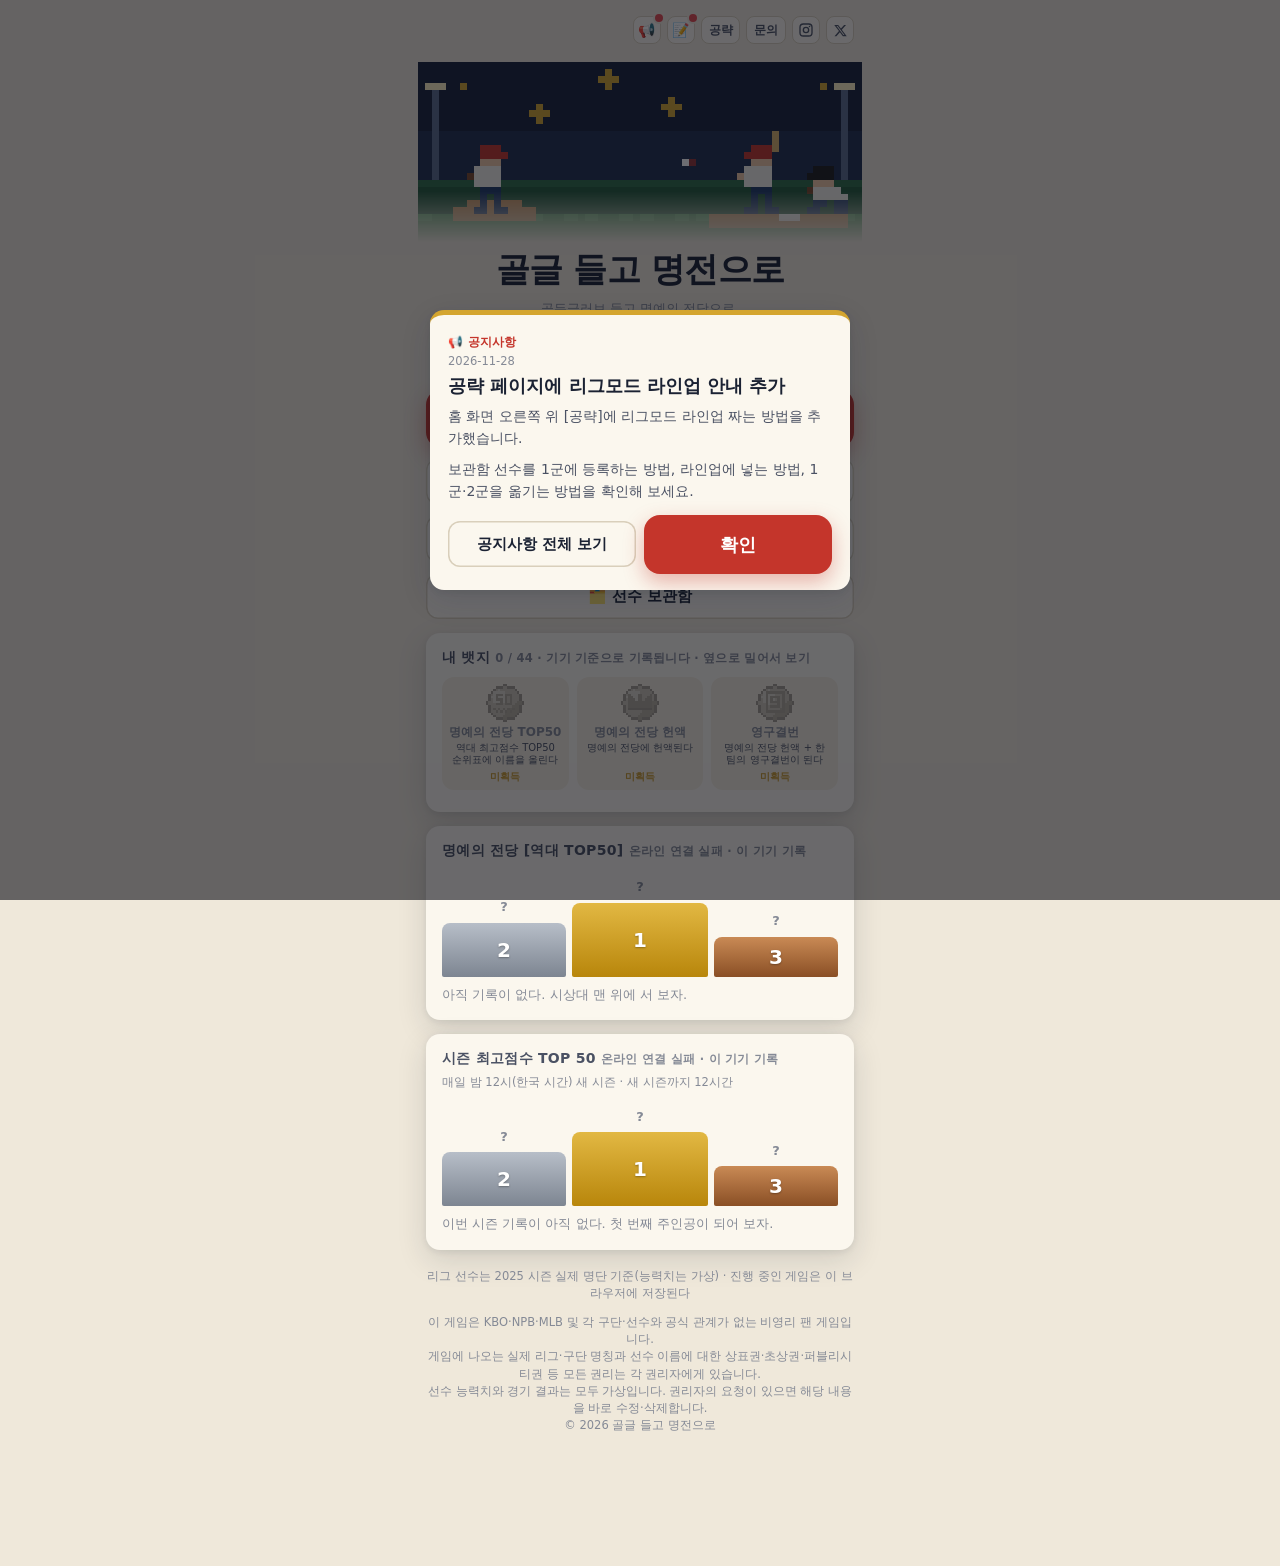
<file: index.html>
<!doctype html>
<html lang="ko">
<head>
<meta charset="utf-8">
<meta name="viewport" content="width=device-width, initial-scale=1, viewport-fit=cover">
<title>골글 들고 명전으로 - 야구선수 인생 육성 웹게임</title>
<meta name="description" content="고교 야구부 벤치 끝자리에서 시작해 프로, 해외 진출, 국가대표를 거쳐 명예의 전당까지. 야구선수 한 명의 인생을 키우는 무료 웹 야구 게임 '골글 들고 명전으로'.">
<meta name="keywords" content="골글 들고 명전으로, 야구 게임, 야구 육성 게임, 웹 야구 게임, KBO, 명예의 전당, 골든글러브">
<link rel="canonical" href="https://halloffamewithgg.pages.dev/">
<meta property="og:type" content="website">
<meta property="og:title" content="골글 들고 명전으로 - 야구선수 인생 육성 웹게임">
<meta property="og:description" content="고교 벤치 끝자리에서 명예의 전당까지, 당신의 야구인생을 설계해보세요.">
<meta property="og:url" content="https://halloffamewithgg.pages.dev/">
<meta property="og:locale" content="ko_KR">
<meta property="og:site_name" content="골글 들고 명전으로">
<!-- 검색엔진용 정보: 두 이름(검색용 이름 · 게임 안 제목)을 같은 게임으로 등록 -->
<script type="application/ld+json">
{
  "@context": "https://schema.org",
  "@type": "VideoGame",
  "name": "골글 들고 명전으로",
  "alternateName": ["골든글러브: 명예의 전당으로", "골글들고명전으로", "골글 들고 명전"],
  "url": "https://halloffamewithgg.pages.dev/",
  "description": "고교 야구부 벤치 끝자리에서 시작해 프로, 해외 진출, 국가대표를 거쳐 명예의 전당까지. 야구선수 한 명의 인생을 키우는 무료 웹 야구 게임.",
  "inLanguage": "ko",
  "genre": ["야구", "스포츠", "육성 시뮬레이션"],
  "gamePlatform": ["웹 브라우저", "모바일", "PC"],
  "applicationCategory": "Game",
  "operatingSystem": "Any",
  "isAccessibleForFree": true,
  "offers": { "@type": "Offer", "price": "0", "priceCurrency": "KRW" }
}
</script>
<script>
  // 빌드 번호 — 패치를 배포할 때마다 이 숫자만 1 올린다.
  // 파일 주소에 ?v=번호가 붙어서, 브라우저가 예전 파일과 새 파일을 섞어 쓰지 않는다.
  window.GAME_BUILD = 69;
  document.write('<link rel="stylesheet" href="style.css?v=' + window.GAME_BUILD + '">');
</script>
</head>
<body>
<div id="app"></div>
<div id="modal-root"></div>
<!-- 숨은 소개 글: 화면에는 안 보이고, 검색엔진·화면 읽기 프로그램이 읽는다 -->
<section id="about" style="position:absolute;width:1px;height:1px;padding:0;margin:-1px;overflow:hidden;clip:rect(0 0 0 0);white-space:nowrap;border:0">
  <h2>골글 들고 명전으로</h2>
  <p>골글 들고 명전으로는 고교 야구부 벤치 끝자리에서 시작해 프로, 해외 진출, 국가대표를 거쳐 명예의 전당까지 가는 야구선수 인생 육성 웹게임입니다.</p>
  <p>설치나 회원가입 없이 PC와 모바일 브라우저에서 무료로 즐길 수 있고, 한 판은 5분 안팎입니다. 드래프트, KBO 주전 경쟁, FA와 연봉 협상, 일본·메이저리그 진출, 골든글러브와 MVP, 명예의 전당 헌액에 도전하세요.</p>
</section>
<noscript><p>골글 들고 명전으로 —야구선수 인생 육성 웹게임입니다. 게임을 하려면 브라우저에서 자바스크립트를 켜 주세요.</p></noscript>
<script>
  ['data.js', 'sim.js', 'content.js', 'modes.js', 'modes-ui.js', 'ui.js'].forEach(function (f) { document.write('<script src="' + f + '?v=' + window.GAME_BUILD + '"><\/script>'); });
</script>
</body>
</html>
</file>
<file: style.css>
:root {
  --bg: #efe8da;
  --paper: #fbf7ee;
  --paper2: #f3ecdd;
  --ink: #1b2233;
  --ink2: #4a5163;
  --mute: #858a96;
  --line: #d9cfbb;
  --navy: #1f3a68;
  --red: #c4352b;
  --green: #2e7d4f;
  --gold: #c99a2e;
  --bar: #1f3a68;
  --bar-bg: #e4dccb;
  --shadow: 0 10px 30px rgba(27, 34, 51, .14), 0 2px 6px rgba(27, 34, 51, .08);
  --bronze: #a8693a;
  --silver: #8d96a3;
  --goldb: #d4a52f;
  --legend: linear-gradient(135deg, #7b2ff7, #f107a3, #ffb000, #00c2ff);
  --radius: 14px;
  color-scheme: light;
}
@media (prefers-color-scheme: dark) {
  :root:not([data-theme="light"]) {
    --bg: #14171f; --paper: #1f2430; --paper2: #262c3a; --ink: #eef0f5; --ink2: #c3c8d4; --mute: #8a90a0; --line: #343b4c;
    --navy: #8fb3ff; --red: #ff7a6e; --green: #63d08f; --bar: #8fb3ff; --bar-bg: #333a4a; --shadow: 0 10px 30px rgba(0,0,0,.4);
    color-scheme: dark;
  }
}
:root[data-theme="dark"] {
  --bg: #14171f; --paper: #1f2430; --paper2: #262c3a; --ink: #eef0f5; --ink2: #c3c8d4; --mute: #8a90a0; --line: #343b4c;
  --navy: #8fb3ff; --red: #ff7a6e; --green: #63d08f; --bar: #8fb3ff; --bar-bg: #333a4a; --shadow: 0 10px 30px rgba(0,0,0,.4);
  color-scheme: dark;
}
* { box-sizing: border-box; }
html, body { margin: 0; }
body {
  background: var(--bg); color: var(--ink);
  font: 15px/1.5 "Pretendard", "Apple SD Gothic Neo", "Malgun Gothic", system-ui, sans-serif;
  -webkit-font-smoothing: antialiased; min-height: 100vh;
}
button { font: inherit; color: inherit; cursor: pointer; }
#app { max-width: 460px; margin: 0 auto; padding: 16px 16px 120px; }
.num { font-variant-numeric: tabular-nums; }
h1, h2, h3 { margin: 0; line-height: 1.25; }

/* ---------- 공통 ---------- */
.btn { border: 0; border-radius: 12px; padding: 12px 16px; font-weight: 700; background: var(--paper); color: var(--ink); box-shadow: inset 0 0 0 1.5px var(--line); }
.btn:hover { box-shadow: inset 0 0 0 1.5px var(--ink2); }
.btn.primary { background: var(--ink); color: var(--paper); box-shadow: none; }
.btn.red { background: var(--red); color: #fff; box-shadow: none; }
.btn.block { display: block; width: 100%; }
.btn.small { padding: 6px 10px; font-size: 13px; border-radius: 9px; }
.btn:disabled { opacity: .45; cursor: default; }
.row { display: flex; gap: 8px; align-items: center; }
.row.wrap { flex-wrap: wrap; }
.spacer { flex: 1; }
.muted { color: var(--mute); }
.small { font-size: 13px; }
.tiny { font-size: 11.5px; }
.panel { background: var(--paper); border-radius: var(--radius); padding: 16px; box-shadow: var(--shadow); margin-top: 14px; }
.panel h3 { font-size: 14px; color: var(--ink2); margin-bottom: 10px; letter-spacing: .02em; }
.chip { display: inline-flex; align-items: center; gap: 4px; padding: 3px 9px; border-radius: 999px; font-size: 12px; font-weight: 700; background: var(--paper2); color: var(--ink2); box-shadow: inset 0 0 0 1px var(--line); }
.chip.red { background: var(--red); color: #fff; box-shadow: none; }
.chip.navy { background: var(--navy); color: var(--paper); box-shadow: none; }
.seg { display: flex; background: var(--paper2); border-radius: 10px; padding: 3px; gap: 3px; }
.seg button { flex: 1; border: 0; background: transparent; padding: 7px 4px; border-radius: 8px; font-weight: 700; font-size: 13.5px; color: var(--ink2); }
.seg button.on { background: var(--paper); color: var(--ink); box-shadow: 0 1px 3px rgba(0,0,0,.12); }
label.f { display: block; font-size: 12px; font-weight: 700; color: var(--ink2); margin: 12px 0 5px; }
input.t, select.t { width: 100%; padding: 10px 12px; border-radius: 10px; border: 1.5px solid var(--line); background: var(--paper); color: var(--ink); font: inherit; }
.grid2 { display: grid; grid-template-columns: 1fr 1fr; gap: 8px; }

/* ---------- 홈 ---------- */
.home-hero { text-align: center; padding: 34px 8px 10px; }
.home-hero .logo { font-size: 13px; letter-spacing: .3em; color: var(--red); font-weight: 800; }
.home-hero h1 { font-size: 34px; margin: 6px 0 8px; letter-spacing: -.02em; }
.hero-pix { display: block; width: min(100%, 384px); aspect-ratio: 64 / 26; margin: 0 auto 10px; image-rendering: pixelated; image-rendering: crisp-edges; border-radius: 12px; box-shadow: var(--shadow); }
.home-hero p { color: var(--ink2); margin: 0 0 22px; }
.home-hero h1 .nw { white-space: nowrap; }   /* 좁은 화면에서는 콜론 뒤에서만 줄바꿈 */
/* 66차: 홈 그림을 화면 폭 가득 + 아래 가장자리가 바탕으로 녹아들게 */
.hero-pix.hero-wide { width: calc(100% + 32px); max-width: none; margin: -6px -16px 2px; border-radius: 0; box-shadow: none;
  -webkit-mask-image: linear-gradient(to bottom, #000 72%, transparent); mask-image: linear-gradient(to bottom, #000 72%, transparent); }
.home-hero:has(.hero-wide) { padding-top: 24px; }   /* 시안 A-1: 아이콘 줄과 조금 띄움 */
.money-line { margin-top: 8px; text-align: center; color: var(--ink2); line-height: 1.6; word-break: keep-all; }
/* 68차: 포스팅 자격 안내 */
.post-alert { margin: 10px 0 12px; border: 2px solid var(--gold); animation: peakGlow 1.6s ease 2; }
.post-alert .row { align-items: flex-start; gap: 10px; }
.post-alert .pa-ico { font-size: 26px; line-height: 1; }
.post-alert .pa-t { flex: 1; min-width: 0; }
.post-alert .pa-t > b { font-size: 16px; color: var(--gold); }
.post-alert .pa-t .tiny { margin-top: 3px; line-height: 1.5; }
/* 66차: 상점 (68차: 보유 자금 표시만 남음) */
.shop-entry { display: flex; align-items: center; gap: 10px; width: 100%; margin-top: 12px; padding: 11px 14px; border: 0; border-radius: 14px; background: var(--paper); color: var(--ink); text-align: left; box-shadow: var(--shadow); }
.shop-ico { font-size: 22px; }
.shop-t { flex: 1; min-width: 0; display: flex; flex-direction: column; }
.shop-t b { font-size: 15px; }
.shop-t .tiny { color: var(--mute); white-space: nowrap; overflow: hidden; text-overflow: ellipsis; }
.shop-cash { display: flex; flex-direction: column; align-items: flex-end; line-height: 1.2; }
.shop-cash .tiny { color: var(--mute); }
.shop-cash b { font-size: 15px; color: var(--gold); }
.shop-sheet { max-height: 86vh; overflow: auto; }
.shop-tabs button { font-size: 12.5px; padding: 7px 2px; }
.shop-note { margin: 10px 0 6px; }
.shop-msg { margin-top: 10px; padding: 8px 10px; border-radius: 10px; background: var(--paper2); }
.shop-item { display: flex; align-items: center; gap: 10px; padding: 10px 0; border-bottom: 1px dashed var(--line); }
.shop-item .si-t { flex: 1; min-width: 0; display: flex; flex-direction: column; gap: 2px; }
.shop-item .si-t b { font-size: 14px; }
.shop-item .btn { flex: none; min-width: 74px; }
.shop-item.on .si-t b { color: var(--green); }
.si-on { font-size: 12px; font-weight: 800; color: var(--green); }
.shop-sub { margin-top: 8px; padding: 8px 10px; border-radius: 10px; background: var(--paper2); line-height: 1.6; }
.linkbtn { border: 0; background: none; padding: 0; color: var(--red); font-weight: 800; text-decoration: underline; font-size: inherit; }
.inv-row { display: flex; flex-wrap: wrap; align-items: center; gap: 6px; padding: 6px 0 10px; border-bottom: 1px dashed var(--line); }
.inv-row .btn:disabled { opacity: .35; filter: grayscale(1); }
.inv-min { margin-left: 2px; }
/* 66차: 이어하기 카드 */
.cont-card { display: flex; align-items: center; gap: 12px; width: 100%; border: 0; text-align: left; padding: 10px 12px 10px 12px; border-radius: 16px; color: var(--ink);
  background: #e9ada4;
  box-shadow: 0 8px 20px rgba(196,53,43,.22); margin-bottom: 0; }
.cont-card .cont-av-wrap { box-shadow: 0 0 0 2.5px #fff, 0 2px 6px rgba(0,0,0,.18); }
@media (prefers-color-scheme: dark) { :root:not([data-theme="light"]) .cont-card { background: #4a2a2b; } }
:root[data-theme="dark"] .cont-card { background: #4a2a2b; }
.cont-card .cont-k { color: var(--red); opacity: 1; }
.cont-card .cont-sub { color: var(--ink2); opacity: 1; }
.cont-card .cont-ovr b { color: var(--ink); }
.cont-card .cont-ovr i { color: var(--ink); opacity: .75; }
.cont-card .cont-go { display: grid; place-items: center; width: 30px; height: 30px; border-radius: 50%; background: var(--red); color: #fff; font-size: 12px; opacity: 1; box-shadow: 0 3px 8px rgba(196,53,43,.35); }
.cont-av-wrap { flex: none; width: 58px; height: 58px; border-radius: 12px; background: var(--team, #3d4a5c); display: grid; place-items: end center; overflow: hidden; box-shadow: inset 0 0 0 2px rgba(255,255,255,.35); }
.cont-av { width: 52px; height: 52px; image-rendering: pixelated; display: block; }
.cont-txt { flex: 1; min-width: 0; display: flex; flex-direction: column; line-height: 1.25; }
.cont-k { font-size: 11px; font-weight: 800; letter-spacing: .08em; opacity: .85; }
.cont-txt b { font-size: 18px; font-weight: 900; white-space: nowrap; overflow: hidden; text-overflow: ellipsis; }
.cont-txt b i { font-style: normal; font-size: 13px; opacity: .8; }
.cont-sub { font-size: 12.5px; opacity: .9; white-space: nowrap; overflow: hidden; text-overflow: ellipsis; }
.cont-ovr { flex: none; display: flex; flex-direction: column; align-items: center; line-height: 1; }
.cont-ovr b { font-size: 24px; font-weight: 900; }
.cont-ovr i { font-style: normal; font-size: 10px; font-weight: 800; opacity: .8; margin-top: 2px; }
.cont-go { flex: none; font-size: 14px; opacity: .85; }
.home-hero .hero-sub { font-size: 12.5px; line-height: 1.55; color: var(--mute); word-break: keep-all; }
.home-actions { display: grid; gap: 10px; }
.rec-item { display: flex; gap: 10px; align-items: center; padding: 9px 0; border-bottom: 1px dashed var(--line); }
.rec-item:last-child { border: 0; }

/* ---------- 야구카드 ---------- */
.card-wrap { perspective: 1400px; margin-top: 6px; }
.bcard { position: relative; width: 100%; aspect-ratio: 5 / 7; transform-style: preserve-3d; transition: transform .6s cubic-bezier(.2,.8,.2,1); cursor: pointer; }
.bcard.flipped { transform: rotateY(180deg); }
.face { position: absolute; inset: 0; backface-visibility: hidden; -webkit-backface-visibility: hidden; border-radius: 18px; padding: 10px; box-shadow: var(--shadow); }
.face.back { transform: rotateY(180deg); }
.face.bronze { background: var(--bronze); } .face.silver { background: var(--silver); } .face.gold { background: var(--goldb); } .face.legend { background: var(--legend); }
.face-in { position: relative; height: 100%; border-radius: 11px; background: var(--paper); overflow: hidden; display: flex; flex-direction: column; }
.card-top { position: relative; height: 47%; background: var(--team, #1f3a68); display: flex; align-items: flex-end; justify-content: center; overflow: hidden; }
.card-top::before { content: ""; position: absolute; inset: 0; background: repeating-linear-gradient(115deg, rgba(255,255,255,.06) 0 14px, transparent 14px 28px); }
.card-top canvas { position: relative; width: 62%; image-rendering: pixelated; }
.card-emblem { position: absolute; top: 10px; left: 10px; width: 40px; height: 40px; border-radius: 50%; border: 2px dashed rgba(255,255,255,.55); display: grid; place-items: center; color: #fff; font-weight: 800; font-size: 11px; }
.card-ovr { position: absolute; top: 10px; right: 12px; text-align: center; color: #fff; }
.card-ovr b { display: block; font-size: 34px; line-height: 1; font-weight: 900; }
.card-ovr span { font-size: 10px; letter-spacing: .15em; opacity: .85; }
.card-grade { position: absolute; bottom: 8px; right: 10px; font-size: 10px; font-weight: 800; letter-spacing: .14em; color: #fff; background: rgba(0,0,0,.28); padding: 2px 7px; border-radius: 6px; }
/* 64차: 우승 트로피 진열장 — 있으면 프로필(팀 색 영역)을 줄인다 */
.has-troph .card-top { height: 34%; }
.has-troph .card-top canvas { width: auto; height: 100%; }
.card-troph { display: block; width: calc(100% - 28px); height: auto; margin: 0 14px 4px; }
.card-name { padding: 9px 14px 2px; display: flex; align-items: baseline; gap: 8px; }
.card-name h2 { font-size: 22px; letter-spacing: -.01em; }
.card-name .no { font-size: 22px; font-weight: 900; color: var(--red); }
.card-sub { padding: 0 14px 6px; font-size: 12.5px; color: var(--ink2); }
.bars { padding: 4px 14px 0; display: grid; gap: 5px; }
.bar { display: grid; grid-template-columns: 46px 1fr 26px; align-items: center; gap: 8px; font-size: 12px; }
.bar .lbl { color: var(--ink2); font-weight: 700; }
.bar .trk { height: 8px; background: var(--bar-bg); border-radius: 99px; overflow: hidden; }
.bar .fill { display: block; height: 100%; background: var(--bar); border-radius: 99px; transition: width .5s; }
.bar .fill.hi { background: var(--red); }
.bar .v { text-align: right; font-weight: 800; font-variant-numeric: tabular-nums; }
.bars.opp { opacity: .6; }
.bar:has(.dvc) { grid-template-columns: 46px 1fr 26px 30px; }
.dvc { text-align: left; }
.dv { font-style: normal; font-size: 10.5px; font-weight: 800; margin-left: 3px; font-variant-numeric: tabular-nums; }
.dv.up { color: var(--green); } .dv.down { color: var(--red); }

/* 역대 시즌 */
.season-sum { display: grid; grid-template-columns: repeat(4, 1fr); gap: 6px; text-align: center; margin-bottom: 10px; }
.season-sum div { background: var(--paper2); border-radius: 10px; padding: 7px 2px; }
.season-sum b { display: block; font-size: 16px; font-weight: 900; font-variant-numeric: tabular-nums; }
.season-sum span { font-size: 10.5px; color: var(--mute); font-weight: 700; }
.spark { margin: 4px 0 6px; }
.spark svg { width: 100%; height: 64px; display: block; background: var(--paper2); border-radius: 10px; }
.spark-lbl { display: flex; justify-content: space-between; margin-top: 3px; }
.season-item { border-top: 1px solid var(--line); padding: 12px 0; display: grid; gap: 4px; }
.season-item .s-head { display: flex; align-items: baseline; gap: 8px; }
.season-item .s-head b { font-size: 17px; }
.s-war { font-size: 12px; color: var(--ink2); } .s-war b { font-size: 15px; color: var(--ink); }
.s-line { color: var(--ink2); font-variant-numeric: tabular-nums; }
.s-chg { display: flex; justify-content: space-between; align-items: baseline; margin-top: 4px; }
.s-ovr { font-size: 12px; color: var(--ink2); } .s-ovr b { color: var(--ink); }
.stamps.sm { margin-top: 4px; gap: 5px; } .stamps.sm .stamp { font-size: 11px; padding: 2px 7px; animation: none; }

/* 로딩 */
.loading-screen { min-height: 78vh; display: flex; flex-direction: column; align-items: center; justify-content: center; text-align: center; gap: 10px; }
.ld-year { font-size: 44px; font-weight: 900; letter-spacing: -1px; }
.ld-sub { color: var(--ink2); font-weight: 700; }
.ld-ball { width: 34px; height: 34px; border-radius: 50%; background: #fff; box-shadow: inset 0 0 0 2px var(--line); position: relative; margin: 18px 0 8px; animation: ldBounce .7s ease-in-out infinite alternate; }
.ld-ball::before, .ld-ball::after { content: ''; position: absolute; top: 5px; bottom: 5px; width: 9px; border: 2px solid var(--red); border-top: 0; border-bottom: 0; }
.ld-ball::before { left: 3px; border-left: 0; border-radius: 0 50% 50% 0; } .ld-ball::after { right: 3px; border-right: 0; border-radius: 50% 0 0 50%; }
@keyframes ldBounce { from { transform: translateY(-14px) rotate(0); } to { transform: translateY(6px) rotate(200deg); } }
.ld-bar { width: min(280px, 80%); height: 8px; background: var(--bar-bg); border-radius: 99px; overflow: hidden; }
.ld-bar span { display: block; height: 100%; background: var(--red); border-radius: 99px; }
.ld-msg { font-size: 14px; color: var(--ink2); min-height: 20px; }

/* 포스트시즌 */
.ps-tag { font-size: 10px; font-weight: 800; color: var(--red); }
.ps-round { padding: 12px 0; border-top: 1px solid var(--line); }
.ps-round:first-child { border-top: 0; padding-top: 0; }
.ps-round.wait { opacity: .5; }
.ps-round.mine .ps-name::after { content: '우리 팀'; margin-left: 6px; font-size: 10.5px; color: #fff; background: var(--red); border-radius: 6px; padding: 1px 6px; vertical-align: 2px; }
.ps-name { font-weight: 900; font-size: 15px; margin-bottom: 4px; }
.ps-score { font-size: 26px; font-weight: 900; margin: 4px 0; }
.games { display: grid; gap: 3px; }
.game { display: grid; grid-template-columns: 44px 1fr 10px 1fr; gap: 6px; align-items: center; font-size: 13px; font-variant-numeric: tabular-nums; background: var(--paper2); border-radius: 8px; padding: 5px 8px; }
.game span:nth-child(2) { text-align: right; } .game .w { font-weight: 900; }
.game.new { animation: up .35s ease both; }
.ps-res { margin-top: 6px; font-size: 13px; }
.ps-me { margin-top: 6px; color: var(--ink2); }
.my-team { font-weight: 900; color: var(--red); }
.champ-banner { text-align: center; }
.champ-banner .champ-name { font-size: 28px; font-weight: 900; margin: 2px 0 4px; }
.champ-banner.mine { box-shadow: 0 0 0 2px var(--gold), var(--shadow); animation: peakGlow 1.6s ease 2; }
.btn.ghost { background: transparent; box-shadow: none; color: var(--ink2); }
.seg.wrap { flex-wrap: wrap; } .seg.wrap button { flex: 1 0 28%; }

/* 선택 결과 짐작 */
.hints { margin-top: 10px; display: grid; gap: 5px; animation: up .35s .1s ease both; }
.hint { font-size: 13px; display: flex; gap: 7px; align-items: baseline; }
.hint i { font-style: normal; font-size: 11px; width: 12px; text-align: center; }
.hint.up i { color: var(--green); } .hint.down i { color: var(--red); } .hint.mid i { color: var(--mute); }
.verdict { margin-top: 4px; font-size: 13px; font-weight: 800; }

/* 시상 */
.aw-list { display: grid; gap: 8px; }
.aw-item { display: grid; grid-template-columns: 92px 1fr; gap: 8px; align-items: start; font-size: 13.5px; }
.aw-item.me b { color: var(--red); }
.aw-t { font-size: 12px; font-weight: 800; color: var(--ink2); padding-top: 2px; }
.aw-line { color: var(--ink2); margin-top: 1px; font-variant-numeric: tabular-nums; }
.aw-line b { color: var(--ink); }
.aw-gg { margin-top: 12px; } .aw-gg summary { cursor: pointer; font-weight: 700; margin-bottom: 8px; }

/* 구단 선수 기록 */
table.lg.click tr[data-act] { cursor: pointer; }
table.lg.click tr.sel td { background: var(--paper2); }
.tbl-scroll { overflow-x: auto; margin: 0 -4px; }
table.roster { font-size: 12px; white-space: nowrap; }
table.roster td:first-child, table.roster th:first-child { text-align: left; position: sticky; left: 0; background: var(--paper); }
table.roster td:nth-child(2), table.roster th:nth-child(2) { text-align: left; }
.sub-h { margin: 12px 0 4px; font-size: 13px; }

/* 10차: 리그 선택·기록실·대회별·통산·계약·구종 */
.lg-pick { display: flex; flex-wrap: wrap; gap: 6px; margin-top: 14px; }
.lg-pick button { border: 0; border-radius: 99px; padding: 6px 12px; font-weight: 800; font-size: 13px; background: var(--paper); color: var(--ink2); box-shadow: inset 0 0 0 1.5px var(--line); }
.lg-pick button.on { background: var(--ink); color: var(--paper); box-shadow: none; }
.lg-pick button i { font-style: normal; color: var(--red); font-size: 9px; vertical-align: 2px; }
table.rec { font-size: 12px; white-space: nowrap; }
table.rec th { cursor: pointer; }
table.rec th.sort, table.rec td.sort { background: rgba(196,53,43,.08); color: var(--ink); font-weight: 800; }
table.rec td:nth-child(2), table.rec th:nth-child(2) { text-align: left; position: sticky; left: 0; background: var(--paper); z-index: 1; }
table.rec tr.me td:nth-child(2) { background: var(--paper2); color: var(--red); }
table.rec tr.tot td { font-weight: 800; border-top: 2px solid var(--line); }
table.rec .tiny { font-weight: 400; }
.team-car { border-top: 1px solid var(--line); padding: 10px 0; }
.team-car summary { cursor: pointer; }
.kv-list { display: grid; gap: 6px; font-size: 13.5px; }
.kv-list div { display: grid; grid-template-columns: 52px 1fr; gap: 10px; }
.kv-list span { color: var(--mute); font-weight: 700; font-size: 12.5px; }
.pitches { display: grid; gap: 6px; }
.pitch { display: grid; grid-template-columns: 130px 1fr 24px; gap: 8px; align-items: center; font-size: 13px; }
.pitch .pn { font-weight: 700; }
.pitch .pa-trk { height: 8px; }
.pg { text-align: center; font-weight: 900; }
.pg.g-S { color: var(--gold); } .pg.g-A { color: var(--red); } .pg.g-B { color: var(--navy); } .pg.g-E, .pg.g-D { color: var(--mute); }
.tabs button { font-size: 13px; padding-left: 2px; padding-right: 2px; }

/* 12차: 홈 은퇴 선수 */
.ret-item { border-top: 1px solid var(--line); }
.ret-item:first-of-type { border-top: 0; }
.ret-head { display: flex; align-items: baseline; gap: 6px; width: 100%; border: 0; background: transparent; padding: 10px 0; text-align: left; color: var(--ink); cursor: pointer; }
.ret-body { display: grid; gap: 4px; padding: 0 0 12px; }

.intl-me { margin: -1px 0 4px 8px; }
.live-head { font-size: 14px; margin-bottom: 6px; } .live-dot { color: var(--red); animation: blink 1s steps(2) infinite; }
@keyframes blink { 50% { opacity: .2; } }
table.linescore { width: 100%; border-collapse: collapse; font-size: 12.5px; font-variant-numeric: tabular-nums; }
table.linescore th, table.linescore td { text-align: center; padding: 5px 2px; border-bottom: 1px solid var(--paper2); }
table.linescore td:first-child, table.linescore th:first-child { text-align: left; font-weight: 800; white-space: nowrap; padding-right: 6px; }
table.linescore th { font-size: 11px; color: var(--mute); }
table.linescore .cur { background: rgba(196,53,43,.12); color: var(--ink); font-weight: 900; }
.intl-hl { color: var(--gold); font-weight: 800; } .intl-hl.bad { color: var(--red); }
.btn.armed { background: var(--red); color: #fff; box-shadow: none; }

/* 23차: 명예의 전당 */
.face.hof { background: linear-gradient(135deg, #8a6a1c, #f5d76e 30%, #c99a2e 55%, #fff1b8 70%, #b8860b); background-size: 220% 220%; animation: hofShine 6s ease-in-out infinite; }
@keyframes hofShine { 0%, 100% { background-position: 0% 50%; } 50% { background-position: 100% 50%; } }
.bcard.is-hof .face { box-shadow: 0 0 0 2px rgba(212,165,47,.6), 0 12px 34px rgba(201,154,46,.45); }
.hof-ribbon { position: absolute; left: 0; right: 0; top: 56px; text-align: center; font-size: 11px; font-weight: 900; letter-spacing: .06em; color: #3b2a05; background: linear-gradient(90deg, transparent, #f5d76e 15%, #ffe9a6 50%, #f5d76e 85%, transparent); padding: 4px 0; z-index: 2; }
.bcard.is-hof .card-grade { background: linear-gradient(90deg, #b8860b, #f5d76e); color: #3b2a05; }
.hof-panel { text-align: center; border: 2px solid var(--gold); }
.hof-title { font-size: 20px; font-weight: 900; color: var(--gold); margin-bottom: 4px; letter-spacing: .02em; }
.hof-badge { font-size: 10px; font-weight: 900; color: #3b2a05; background: linear-gradient(90deg, #d4a52f, #f5d76e); border-radius: 6px; padding: 1px 6px; vertical-align: 2px; }
.hof-overlay { position: fixed; inset: 0; z-index: 60; display: grid; place-items: center; padding: 20px; background: radial-gradient(circle at 50% 40%, rgba(60,44,8,.92), rgba(10,12,20,.96) 70%); animation: fade .4s ease both; overflow: hidden; }
.hof-box { position: relative; z-index: 2; max-width: 380px; text-align: center; color: #fff; }
.hof-kicker { font-size: 13px; letter-spacing: .5em; color: #f5d76e; font-weight: 800; animation: up .6s .2s ease both; }
.hof-big { font-size: 34px; font-weight: 900; margin: 8px 0 14px; background: linear-gradient(90deg, #d4a52f, #fff1b8, #d4a52f); background-size: 200% 100%; -webkit-background-clip: text; background-clip: text; color: transparent; animation: hofPop .9s .35s cubic-bezier(.2,1.4,.4,1) both, hofText 3s 1.2s linear infinite; }
@keyframes hofPop { from { transform: scale(.4); opacity: 0; } to { transform: none; opacity: 1; } }
@keyframes hofText { to { background-position: 200% 0; } }
.hof-name { font-size: 22px; font-weight: 900; animation: up .5s .9s ease both; } .hof-name .num { color: #f5d76e; }
.hof-msg { font-size: 14px; line-height: 1.6; color: #e9e2cf; margin: 12px 0; animation: up .5s 1.2s ease both; }
.hof-why { display: flex; flex-wrap: wrap; justify-content: center; gap: 6px; margin-bottom: 18px; animation: up .5s 1.5s ease both; }
.hof-why span { font-size: 12px; font-weight: 800; color: #3b2a05; background: #f5d76e; border-radius: 8px; padding: 3px 9px; }
.hof-box .btn { animation: up .5s 1.8s ease both; }
.hof-confetti { position: absolute; inset: 0; pointer-events: none; }
.hof-confetti i { position: absolute; top: -12px; width: 7px; height: 11px; border-radius: 1px; opacity: .9; animation-name: hofFall; animation-timing-function: linear; animation-iteration-count: infinite; }
@keyframes hofFall { 0% { transform: translateY(-20px) rotate(0); } 100% { transform: translateY(110vh) rotate(540deg); } }
@media (prefers-reduced-motion: reduce) { .hof-confetti, .face.hof { animation: none; } .hof-confetti { display: none; } .hof-big, .hof-kicker, .hof-name, .hof-msg, .hof-why, .hof-box .btn { animation: none; } }

/* 65차: 뱃지 (홈 맨 아래) */
/* 가로로 밀어서 보는 줄 — 한 화면에 3개 (터치 스와이프 · 마우스 드래그 · 휠) */
.badge-grid { display: grid; grid-auto-flow: column; grid-auto-columns: calc((100% - 16px) / 3); gap: 8px; overflow-x: auto; scroll-snap-type: x mandatory; overscroll-behavior-x: contain;
  scrollbar-width: thin; padding-bottom: 6px; cursor: grab; -webkit-overflow-scrolling: touch; }
.badge-grid.dragging { cursor: grabbing; scroll-snap-type: none; user-select: none; }
.badge-grid > .badge { scroll-snap-align: start; }
.badge-pix { width: 38px; height: 38px; image-rendering: pixelated; image-rendering: crisp-edges; margin-bottom: 1px; pointer-events: none; }
.badge.off .badge-pix { opacity: .75; }
.badge { display: flex; flex-direction: column; align-items: center; text-align: center; gap: 2px; padding: 7px 6px 6px; border-radius: 12px; background: var(--paper2); min-width: 0; }
.badge-ico { width: 58px; height: 58px; border-radius: 50%; display: grid; place-items: center; font-weight: 900; font-size: 20px; color: #fff; margin-bottom: 4px;
  background: radial-gradient(circle at 35% 30%, #f7dc85, #d4a52f 55%, #9c7414); box-shadow: inset 0 0 0 3px rgba(255,255,255,.35), 0 3px 8px rgba(0,0,0,.18); text-shadow: 0 1px 2px rgba(0,0,0,.35); }
.badge-ico span { position: relative; }
.badge-ico span::after { content: "★"; position: absolute; top: -13px; left: 50%; transform: translateX(-50%); font-size: 11px; color: #fff8dc; }
.badge.off .badge-ico { background: var(--line); box-shadow: inset 0 0 0 3px rgba(255,255,255,.15); color: var(--mute); text-shadow: none; }
.badge.off .badge-ico span::after { content: none; }
.badge-name { font-size: 12px; color: var(--ink); line-height: 1.25; word-break: keep-all; }
.badge.off .badge-name { color: var(--mute); }
.badge-desc { color: var(--ink2); line-height: 1.25; font-size: 10px; word-break: keep-all; display: -webkit-box; -webkit-line-clamp: 2; -webkit-box-orient: vertical; overflow: hidden; }
.badge-when { color: var(--gold); font-weight: 700; font-size: 10px; margin-top: auto; max-width: 100%; white-space: nowrap; overflow: hidden; text-overflow: ellipsis; }

/* 66차: 은퇴 결산 영구결번 칸 */
.retnum-panel { border-top: 4px solid #1f2d55; }
.retnum-head { display: flex; align-items: center; gap: 12px; margin-bottom: 10px; }
.retnum-no { flex: none; display: grid; place-items: center; width: 54px; height: 54px; border-radius: 12px; background: #1f2d55; color: #f5d76e; font-size: 20px; font-weight: 900; box-shadow: inset 0 0 0 2px #f5d76e; }
/* 65차: 영구결번 — 카드 앞면 표시 + 영구결번식 */
.card-retnum { position: absolute; bottom: 8px; left: 10px; z-index: 2; font-size: 10px; font-weight: 900; color: #f5d76e; background: #1f2d55; border: 1px solid #f5d76e; padding: 2px 7px; border-radius: 6px; }
.ret-overlay { background: radial-gradient(circle at 50% 40%, rgba(20,30,70,.98), rgba(8,10,20,.99) 70%); }
.ret-jersey { position: relative; width: 150px; height: 170px; margin: 14px auto 4px; background: var(--team, #1f2d55); border-radius: 18px 18px 10px 10px;
  clip-path: polygon(0 12%, 22% 0, 36% 0, 42% 6%, 58% 6%, 64% 0, 78% 0, 100% 12%, 92% 36%, 84% 32%, 84% 100%, 16% 100%, 16% 32%, 8% 36%);
  display: flex; flex-direction: column; align-items: center; justify-content: center; animation: hofPop .9s .3s cubic-bezier(.2,1.4,.4,1) both; box-shadow: inset 0 0 0 3px rgba(255,255,255,.25); }
.ret-jname { font-size: 13px; font-weight: 900; color: #fff; letter-spacing: .08em; margin-top: 14px; }
.ret-jnum { font-size: 62px; font-weight: 900; line-height: 1; color: #fff; text-shadow: 0 3px 0 rgba(0,0,0,.25); }
@media (prefers-reduced-motion: reduce) { .ret-jersey { animation: none; } }

/* 관리자 */
.admin-panel { border: 2px dashed var(--gold); }
.stat-blk + .stat-blk { margin-top: 12px; padding-top: 10px; border-top: 1px solid var(--line, rgba(127,127,127,.25)); }
.stat-ttl { font-weight: 900; font-size: 13px; margin-bottom: 6px; }
.stat-blk .season-sum { margin-bottom: 6px; }
.pos-grid { display: grid; grid-template-columns: repeat(3, 1fr); gap: 4px; }
.pos-grid div { display: flex; align-items: baseline; gap: 4px; background: var(--paper2); border-radius: 8px; padding: 5px 7px; font-size: 12px; min-width: 0; }
.pos-grid span { flex: 1; min-width: 0; white-space: nowrap; overflow: hidden; text-overflow: ellipsis; color: var(--mute); font-weight: 700; }
.pos-grid b { font-weight: 900; }
.pos-grid i { font-style: normal; }
.pos-grid div { flex-wrap: wrap; }
/* 61차: 골든글러브 라인업 — 야구장 위에 포지션별 1위 */
.lu-panel { padding: 12px 10px; }
.lu-field { position: relative; width: 100%; max-width: 520px; margin: 0 auto; aspect-ratio: 1 / 1.25; border-radius: 12px; overflow: hidden; background: #2f6b3c; }
.lu-bg { position: absolute; inset: 0; width: 100%; height: 100%; }
.lu-grass { fill: #3f8a4d; }
.lu-dirt { fill: #b98a5a; }
.lu-infield { fill: #4a9a58; }
.lu-line { stroke: rgba(255,255,255,.75); stroke-width: .5; fill: none; }
.lu-slot { position: absolute; transform: translate(-50%, -50%); width: 24%; max-width: 104px; display: flex; flex-direction: column; align-items: center; gap: 1px; padding: 4px 3px 3px; border-radius: 10px; background: color-mix(in srgb, var(--paper) 92%, transparent); box-shadow: 0 2px 6px rgba(0,0,0,.25); text-align: center; }
.lu-slot .lu-av { width: 30px; height: 30px; border-radius: 6px; flex: none; }
.lu-empty { width: 30px; height: 30px; border-radius: 6px; display: grid; place-items: center; background: var(--paper2); color: var(--mute); font-weight: 900; }
.lu-name { font-size: 12px; font-weight: 900; max-width: 100%; white-space: nowrap; overflow: hidden; text-overflow: ellipsis; color: var(--ink); }
.lu-score { font-size: 11px; font-weight: 800; color: var(--gold); }
.lu-pos { font-size: 10px; font-weight: 700; color: var(--mute); white-space: nowrap; }
.lu-tw { font-style: normal; margin-left: 3px; padding: 0 4px; border-radius: 6px; font-size: 9px; background: var(--paper2); color: var(--red); }
.lu-cf { left: 50%; top: 10%; } .lu-lf { left: 16%; top: 24%; } .lu-rf { left: 84%; top: 24%; }
.lu-ss { left: 30%; top: 42%; } .lu-2b { left: 70%; top: 42%; }
.lu-3b { left: 15%; top: 65%; } .lu-1b { left: 85%; top: 65%; }
.lu-sp { left: 50%; top: 61%; } .lu-c { left: 50%; top: 89%; }
.lu-bench { display: flex; gap: 10px; justify-content: center; margin-top: 10px; }
.lu-bench .lu-slot { position: static; transform: none; width: 46%; max-width: 160px; background: var(--paper2); box-shadow: none; }
.funnel { display: flex; flex-wrap: wrap; gap: 4px 10px; margin-top: 6px; }
.funnel b { font-weight: 900; }
.funnel i { font-style: normal; margin-left: 2px; }
.pos-grid em { flex-basis: 100%; font-style: normal; font-weight: 800; color: var(--ink, inherit); }
.pa-row { display: grid; grid-template-columns: 46px 1fr 62px; gap: 8px; align-items: center; font-size: 12px; margin-top: 5px; }
.pa-trk { position: relative; height: 10px; background: var(--bar-bg); border-radius: 99px; overflow: hidden; }
.pa-trk .cur { position: absolute; left: 0; top: 0; bottom: 0; background: var(--bar); border-radius: 99px; }
.pa-trk .pot { position: absolute; left: 0; top: 0; bottom: 0; background: var(--gold); opacity: .35; border-radius: 99px; }
.pa-row .v { text-align: right; font-weight: 800; font-variant-numeric: tabular-nums; }
.admin-kv { display: grid; grid-template-columns: repeat(2, 1fr); gap: 4px 12px; font-size: 12.5px; margin-top: 10px; }
.admin-on { color: var(--gold); font-weight: 800; }
.card-foot { margin-top: auto; padding: 6px 14px 10px; display: flex; justify-content: space-between; font-size: 11px; color: var(--mute); }
.back-head { padding: 12px 14px 6px; display: flex; justify-content: space-between; align-items: baseline; border-bottom: 2px solid var(--ink); }
.back-head b { font-size: 16px; }
.back-scroll { flex: 1; overflow: auto; padding: 0 6px 6px; }
table.stat { width: 100%; border-collapse: collapse; font-size: 10.5px; font-variant-numeric: tabular-nums; }
.back-scroll table.stat th, .back-scroll table.stat td { padding-left: 3px; padding-right: 3px; }
table.stat th { position: sticky; top: 0; background: var(--paper); color: var(--mute); font-weight: 700; font-size: 10.5px; text-align: right; padding: 5px 4px; border-bottom: 1px solid var(--line); }
table.stat td { text-align: right; padding: 4px; border-bottom: 1px solid var(--paper2); white-space: nowrap; }
table.stat th:first-child, table.stat td:first-child, table.stat th:nth-child(2), table.stat td:nth-child(2) { text-align: left; }
table.stat tr.fut td { color: var(--mute); }
table.stat tr.tot td { font-weight: 800; border-top: 2px solid var(--ink); }
.flip-hint { text-align: center; font-size: 11.5px; color: var(--mute); margin-top: 6px; }

/* ---------- 메인 ---------- */
.topbar { display: flex; align-items: center; gap: 8px; margin-bottom: 8px; }
.topbar .title { font-weight: 900; font-size: 15px; letter-spacing: -.01em; }
.info { display: grid; grid-template-columns: repeat(3, 1fr); gap: 8px; margin-top: 14px; }
.info div { background: var(--paper); border-radius: 12px; padding: 9px 10px; box-shadow: var(--shadow); }
.info .k { font-size: 11px; color: var(--mute); font-weight: 700; }
.info .v { font-size: 15px; font-weight: 800; white-space: nowrap; overflow: hidden; text-overflow: ellipsis; }.dock { position: fixed; z-index: 20; left: 0; right: 0; bottom: 0; padding: 12px 16px calc(12px + env(safe-area-inset-bottom)); background: linear-gradient(to top, var(--bg) 70%, transparent); }
.dock .in { max-width: 460px; margin: 0 auto; }
.btn.go { font-size: 18px; padding: 16px; border-radius: 16px; background: var(--red); color: #fff; box-shadow: 0 8px 20px rgba(196,53,43,.35); }
.tabs { display: flex; gap: 6px; margin-top: 16px; }
.tabs button { flex: 1; border: 0; background: transparent; padding: 8px 0; font-weight: 800; color: var(--mute); border-bottom: 2.5px solid transparent; }
.tabs button.on { color: var(--ink); border-color: var(--ink); }
.last { display: grid; gap: 4px; font-size: 13.5px; }
.statline { display: grid; grid-template-columns: repeat(5, 1fr); gap: 6px; text-align: center; }
.statline div { background: var(--paper2); border-radius: 10px; padding: 7px 2px; }
.statline b { display: block; font-size: 17px; font-weight: 900; font-variant-numeric: tabular-nums; }
.statline span { font-size: 10.5px; color: var(--mute); font-weight: 700; }
.story-item { display: grid; grid-template-columns: 54px 1fr; gap: 8px; padding: 7px 0; border-bottom: 1px dashed var(--line); font-size: 13.5px; }
.story-item:last-child { border: 0; }
.story-item .y { color: var(--mute); font-weight: 700; font-size: 12px; }
table.lg { width: 100%; border-collapse: collapse; font-size: 13px; font-variant-numeric: tabular-nums; }
table.lg td, table.lg th { padding: 6px 4px; border-bottom: 1px solid var(--paper2); text-align: right; }
table.lg th { font-size: 11px; color: var(--mute); }
table.lg td:nth-child(2), table.lg th:nth-child(2) { text-align: left; }
table.lg tr.me td { background: rgba(196,53,43,.1); font-weight: 800; }
.cat-pick { display: flex; gap: 5px; flex-wrap: wrap; margin-bottom: 8px; }
.cat-pick button { border: 0; background: var(--paper2); border-radius: 8px; padding: 4px 9px; font-size: 12px; font-weight: 700; color: var(--ink2); }
.cat-pick button.on { background: var(--ink); color: var(--paper); }

/* ---------- 결과 ---------- */
.res-head { display: flex; align-items: baseline; gap: 10px; }
.res-head h2 { font-size: 26px; font-weight: 900; }
.status-line { margin-top: 4px; color: var(--ink2); font-size: 13.5px; }
.stamps { display: flex; flex-wrap: wrap; gap: 7px; margin-top: 12px; }
.stamp { border: 2.5px solid var(--red); color: var(--red); padding: 4px 10px; border-radius: 8px; font-weight: 900; font-size: 13px; transform: rotate(-3deg); animation: stamp .45s cubic-bezier(.2,1.6,.4,1) both; background: var(--paper); }
.stamp.gold { border-color: var(--gold); color: var(--gold); }
.stamp.peak { border-color: var(--gold); color: var(--paper); background: var(--gold); }
/* 전성기 연출 */
.peak-banner { border: 2px solid var(--gold); position: relative; overflow: hidden; }
.peak-banner .peak-title { font-weight: 900; font-size: 20px; letter-spacing: .08em; color: var(--gold); }
.peak-banner .peak-text { margin-top: 6px; font-size: 14px; line-height: 1.6; }
.peak-banner.awaken { animation: peakGlow 1.6s ease-out both; }
.peak-banner.awaken .peak-title { font-size: 26px; animation: stamp .6s cubic-bezier(.2,1.6,.4,1) .2s both; }
.peak-banner.omen, .peak-banner.fade, .peak-banner.lost { border-style: dashed; }
.peak-banner.omen .peak-title, .peak-banner.fade .peak-title, .peak-banner.lost .peak-title { font-size: 15px; color: var(--mute); }
.peak-banner.omen .peak-text, .peak-banner.fade .peak-text, .peak-banner.lost .peak-text { color: var(--mute); font-style: italic; }
@keyframes peakGlow { 0% { box-shadow: 0 0 0 0 rgba(212,165,47,.0); } 30% { box-shadow: 0 0 0 10px rgba(212,165,47,.35); } 100% { box-shadow: 0 0 0 0 rgba(212,165,47,0); } }
@media (prefers-reduced-motion: reduce) { .peak-banner.awaken, .peak-banner.awaken .peak-title { animation: none; } }
.ribbon { background: var(--navy); color: var(--paper); padding: 4px 12px 4px 10px; font-weight: 800; font-size: 12.5px; clip-path: polygon(0 0, 100% 0, 94% 50%, 100% 100%, 0 100%); animation: slide .5s ease both; }
@keyframes stamp { from { transform: scale(2.2) rotate(-12deg); opacity: 0; } to { transform: scale(1) rotate(-3deg); opacity: 1; } }
@keyframes slide { from { transform: translateX(-20px); opacity: 0; } to { transform: none; opacity: 1; } }
.changes { display: flex; flex-wrap: wrap; gap: 6px; }
.chg { font-size: 12.5px; font-weight: 800; padding: 3px 8px; border-radius: 8px; background: var(--paper2); }
.chg.up { color: var(--green); } .chg.down { color: var(--red); }
.news { font-size: 13px; color: var(--ink2); padding: 6px 0; border-bottom: 1px dashed var(--line); }
.news:last-child { border: 0; }
.vs { display: grid; grid-template-columns: 1fr auto 1fr; gap: 8px; align-items: center; font-size: 12.5px; }
.vs .mid { font-weight: 900; color: var(--red); }
.vs .r { text-align: right; }
.reveal { animation: up .4s ease both; }
.reveal:nth-child(2) { animation-delay: .06s; } .reveal:nth-child(3) { animation-delay: .12s; } .reveal:nth-child(4) { animation-delay: .18s; } .reveal:nth-child(5) { animation-delay: .24s; } .reveal:nth-child(6) { animation-delay: .3s; }
@keyframes up { from { transform: translateY(10px); opacity: 0; } to { transform: none; opacity: 1; } }

/* ---------- 전환점 모달 ---------- */
.overlay { position: fixed; inset: 0; background: rgba(15, 18, 26, .55); display: flex; align-items: flex-end; justify-content: center; z-index: 50; animation: fade .2s ease both; padding: 12px; }
@keyframes fade { from { opacity: 0; } }
.sheet { width: 100%; max-width: 440px; background: var(--paper); border-radius: 20px; padding: 18px; box-shadow: 0 20px 50px rgba(0,0,0,.3); animation: up .3s ease both; margin-bottom: env(safe-area-inset-bottom); }
.speaker { display: flex; gap: 10px; align-items: center; margin-bottom: 10px; }
.avatar-sq { width: 40px; height: 40px; border-radius: 10px; background: var(--navy); color: var(--paper); display: grid; place-items: center; font-weight: 900; font-size: 15px; flex: none; }
.speaker b { display: block; font-size: 14px; }
.bubble { background: var(--paper2); border-radius: 4px 14px 14px 14px; padding: 12px 14px; font-size: 15px; line-height: 1.55; }
.choices { display: grid; gap: 8px; margin-top: 14px; }
.choices .btn { text-align: left; }
.reaction { margin-top: 12px; padding: 10px 12px; border-left: 3px solid var(--red); background: var(--paper2); border-radius: 6px; font-size: 14px; animation: up .3s ease both; }

/* ---------- 은퇴 ---------- */
.big-score { text-align: center; padding: 8px 0 4px; }
.big-score b { font-size: 52px; font-weight: 900; line-height: 1; display: block; letter-spacing: -.02em; }
.big-score span { color: var(--mute); font-size: 12px; font-weight: 700; letter-spacing: .1em; }
.pct-badge { display: inline-block; margin-top: 8px; padding: 5px 12px; border-radius: 999px; background: var(--ink); color: var(--paper); font-weight: 800; }
.hidden-reveal { display: grid; grid-template-columns: 1fr 1fr; gap: 8px; }
.hidden-reveal div { background: var(--paper2); border-radius: 10px; padding: 9px 10px; }
.hidden-reveal .k { font-size: 11px; color: var(--mute); font-weight: 700; }
.hidden-reveal .v { font-weight: 900; font-size: 16px; }

/* ---------- 개발자 ---------- */
.dev { margin-top: 14px; font: 12px/1.45 ui-monospace, Consolas, monospace; background: #0f1420; color: #b7f5c5; border-radius: 12px; padding: 12px; white-space: pre-wrap; word-break: break-all; }
.dev-toggle { font-size: 11px; padding: 3px 8px; border-radius: 6px; border: 1px solid var(--line); background: transparent; color: var(--mute); }
.dev-toggle.on { background: #0f1420; color: #b7f5c5; border-color: #0f1420; }

/* 후보 선택 */
.cands { display: grid; gap: 10px; margin-top: 8px; }
.cand { border: 2px solid var(--line); border-radius: 14px; padding: 10px 12px; background: var(--paper); text-align: left; width: 100%; }
.cand.on { border-color: var(--red); box-shadow: 0 0 0 3px rgba(196,53,43,.15); }
.cand .head { display: flex; justify-content: space-between; align-items: baseline; margin-bottom: 6px; }
.cand .head b { font-size: 15px; }
.mini-bars { display: grid; grid-template-columns: 1fr 1fr; gap: 3px 14px; }
.mini-bars .bar { grid-template-columns: 38px 1fr 22px; font-size: 11px; gap: 6px; }
.mini-bars .bar .trk { height: 6px; }

@media (max-width: 380px) {
  .card-name h2 { font-size: 19px; }
  .statline b { font-size: 15px; }
}
@media (prefers-reduced-motion: reduce) {
  *, *::before, *::after { animation: none !important; transition: none !important; }
}

/* 31차: 홈 오른쪽 위 작은 아이콘, 공략집·공지·패치노트 화면 */
.home-top { gap: 6px; align-items: center; }
.home-ask { text-decoration: none; min-width: 0; line-height: 1.3; }
.home-ask:hover { text-decoration: underline; }
.icon-btn { display: inline-flex; align-items: center; justify-content: center; width: 28px; height: 28px; padding: 0; border-radius: 8px; border: 1px solid var(--line); background: var(--paper); color: var(--ink2); font-size: 14px; line-height: 1; text-decoration: none; cursor: pointer; }
.icon-btn:hover { color: var(--ink); border-color: var(--ink2); }
.icon-btn.txt { width: auto; padding: 0 7px; font-size: 12px; font-weight: 900; letter-spacing: -.02em; }
.page-top { position: sticky; top: 0; z-index: 5; background: var(--bg); padding: 8px 0; }
.guide-sec h3 { margin: 2px 0 8px; }
.guide-sec p { margin: 0 0 8px; font-size: 14px; line-height: 1.6; color: var(--ink2); }
.guide-sec p:last-child { margin-bottom: 0; }
.patch-list { margin: 0; padding-left: 18px; font-size: 14px; line-height: 1.6; color: var(--ink2); }
.patch-list li { margin-bottom: 4px; }
/* 33차: 우승컵 드는 애니메이션 */
.tro-overlay { position: fixed; inset: 0; z-index: 60; display: flex; align-items: center; justify-content: center; padding: 16px; background: radial-gradient(circle at 50% 38%, rgba(245,197,66,.45), rgba(15,20,32,.92) 62%); animation: troFade .35s ease-out; overflow: hidden; }
.tro-box { position: relative; text-align: center; color: #fff; max-width: 340px; width: 100%; }
.tro-svg { width: 170px; height: auto; display: block; margin: 0 auto 6px; filter: drop-shadow(0 6px 18px rgba(245,197,66,.35)); }
.tro-svg .tro-arms .arm-l, .tro-svg .tro-arms .arm-r { transform-box: fill-box; }
.tro-svg .arm-l { transform-origin: 100% 100%; animation: troArmL 1.1s cubic-bezier(.2,.9,.3,1.2) both; }
.tro-svg .arm-r { transform-origin: 0% 100%; animation: troArmR 1.1s cubic-bezier(.2,.9,.3,1.2) both; }
.tro-svg .tro-cup { animation: troLift 1.1s cubic-bezier(.2,.9,.3,1.2) both, troShine 1.6s ease-in-out 1.1s infinite; transform-box: view-box; }
.tro-big { font-size: 26px; font-weight: 900; letter-spacing: -.02em; margin: 2px 0 4px; color: #f5d76e; text-shadow: 0 2px 12px rgba(0,0,0,.4); animation: troPop .5s ease-out .9s both; }
.tro-sub { font-size: 14px; color: #e8e2d0; margin-bottom: 8px; animation: troPop .5s ease-out 1s both; }
.tro-list { display: grid; gap: 4px; margin: 6px 0 8px; font-size: 14px; font-weight: 700; color: #fff3c4; animation: troPop .5s ease-out 1s both; }
.tro-msg { font-size: 14px; color: #fff; margin-bottom: 14px; animation: troPop .5s ease-out 1.15s both; }
.tro-box .btn { animation: troPop .4s ease-out 1.3s both; }
@keyframes troFade { from { opacity: 0; } to { opacity: 1; } }
@keyframes troArmL { 0% { transform: rotate(-150deg); } 100% { transform: rotate(0); } }
@keyframes troArmR { 0% { transform: rotate(150deg); } 100% { transform: rotate(0); } }
@keyframes troLift { 0% { transform: translateY(84px) scale(.7); } 70% { transform: translateY(-6px) scale(1.06); } 100% { transform: translateY(0) scale(1); } }
@keyframes troShine { 0%, 100% { filter: brightness(1); } 50% { filter: brightness(1.35); } }
@keyframes troPop { from { opacity: 0; transform: translateY(8px); } to { opacity: 1; transform: none; } }
@media (prefers-reduced-motion: reduce) { .tro-overlay *, .tro-overlay { animation: none !important; } }
/* 34차: 공지 강조 문구 */
.guide-sec p.notice-hl { margin-top: 12px; padding: 12px 10px; border-radius: 10px; text-align: center; font-size: 17px; font-weight: 900; letter-spacing: -.01em; color: var(--ink); background: var(--paper2); box-shadow: inset 0 0 0 1.5px var(--gold); }
/* 34차: 새 공지·패치노트 빨간 점 */
.icon-btn { position: relative; }
.new-dot { position: absolute; top: -3px; right: -3px; width: 8px; height: 8px; border-radius: 50%; background: #e5484d; box-shadow: 0 0 0 2px var(--bg); }
/* 39차: 역대 최고점수 TOP 50 — 시상대 + 금·은·동 메달 */
.podium { display: grid; grid-template-columns: 1fr 1.1fr 1fr; align-items: end; gap: 6px; margin: 8px 0 4px; }
.pod { display: flex; flex-direction: column; align-items: stretch; min-width: 0; }
.pod-who { all: unset; cursor: pointer; display: flex; flex-direction: column; align-items: center; gap: 1px; padding: 0 2px 6px; text-align: center; min-width: 0; }
.pod-who:disabled { cursor: default; }
.pod-who:focus-visible { outline: 2px solid var(--navy); outline-offset: 2px; border-radius: 8px; }
.pod-fig { position: relative; display: block; width: 64px; height: 64px; margin-bottom: 4px; }
.pod-gold .pod-fig { width: 76px; height: 76px; }
.pod-av { width: 100%; height: 100%; image-rendering: pixelated; display: block; }
.pod-medal { position: absolute; left: 50%; bottom: -8px; transform: translateX(-50%); width: 24px; height: 34px; }
.pod-medal .rb { position: absolute; top: 0; width: 8px; height: 18px; background: var(--red); }
.pod-medal .rb-l { left: 3px; transform: skewX(18deg); }
.pod-medal .rb-r { right: 3px; transform: skewX(-18deg); background: var(--navy); }
.pod-medal b { position: absolute; left: 50%; bottom: 0; transform: translateX(-50%); width: 20px; height: 20px; border-radius: 50%; display: grid; place-items: center; font-size: 11px; font-weight: 900; color: #3b2a05; box-shadow: 0 1px 3px rgba(0,0,0,.35), inset 0 -2px 0 rgba(0,0,0,.15); }
.pod-gold .pod-medal b { background: radial-gradient(circle at 35% 30%, #fff3b0, #f5c542 45%, #b8860b); }
.pod-silver .pod-medal b { background: radial-gradient(circle at 35% 30%, #ffffff, #c9ced6 45%, #7d8591); color: #2a2f38; }
.pod-bronze .pod-medal b { background: radial-gradient(circle at 35% 30%, #ffd9b8, #c7814a 45%, #7a4520); color: #2e1606; }
.pod-name { font-size: 13px; max-width: 100%; overflow: hidden; text-overflow: ellipsis; white-space: nowrap; margin-top: 8px; }
.pod-score { font-size: 18px; font-weight: 900; line-height: 1.1; }
.pod-gold .pod-score { color: var(--goldb); font-size: 21px; }
.pod-step { border-radius: 8px 8px 2px 2px; display: grid; place-items: center; color: #fff; font-weight: 900; font-size: 20px; text-shadow: 0 1px 2px rgba(0,0,0,.3); }
.pod-gold .pod-step { height: 74px; background: linear-gradient(#e2b843, #b8860b); }
.pod-silver .pod-step { height: 54px; background: linear-gradient(#b7bec8, #7d8591); }
.pod-bronze .pod-step { height: 40px; background: linear-gradient(#c98a55, #8a4f25); }
.rank-list { max-height: 340px; overflow-y: auto; margin-top: 8px; border-top: 1px solid var(--line); }
.rank-row { all: unset; box-sizing: border-box; cursor: pointer; display: flex; align-items: center; gap: 10px; width: 100%; padding: 8px 2px; border-bottom: 1px dashed var(--line); font-size: 14px; }
.rank-row:disabled { cursor: default; }
.rank-row:focus-visible { outline: 2px solid var(--navy); outline-offset: -2px; }
.rank-row .rk { width: 24px; color: var(--mute); }
.card-overlay { position: fixed; inset: 0; z-index: 60; display: grid; place-items: center; padding: 16px; background: rgba(10,12,20,.85); animation: fade .25s ease both; }
.card-box { width: min(760px, 100%); max-height: 100%; overflow: auto; }
.card-box img { width: 100%; height: auto; display: block; border-radius: 10px; }

/* 51차: 새 공지 팝업 */
.notice-overlay { position: fixed; inset: 0; z-index: 60; display: grid; place-items: center; padding: 16px; background: rgba(10,12,20,.6); animation: fade .25s ease both; }
.notice-pop { width: min(420px, 100%); max-height: calc(100vh - 32px); overflow: auto; background: var(--paper); color: var(--ink); border-radius: var(--radius); box-shadow: var(--shadow); padding: 18px 18px 16px; border-top: 5px solid var(--goldb); }
.notice-pop-kicker { font-size: 12px; font-weight: 800; color: var(--red); letter-spacing: .02em; margin-bottom: 2px; }
.notice-pop h3 { margin: 4px 0 8px; font-size: 18px; }
.notice-pop-body p { margin: 0 0 8px; font-size: 14px; line-height: 1.6; color: var(--ink2); }
/* 52차: 커리어 한줄평 */
.one-line { text-align: center; display: grid; gap: 4px; padding: 12px 14px; }
.one-line b { font-size: 16px; line-height: 1.5; color: var(--ink); font-style: italic; }
.podium .pod-silver { grid-column: 1; } .podium .pod-gold { grid-column: 2; } .podium .pod-bronze { grid-column: 3; }

/* ---------- 확장 모드 (modes-ui.js) ---------- */
.x-hub-btn { display: flex; justify-content: space-between; align-items: center; margin-top: 12px; text-align: left; padding: 16px; }
.x-hub-btn > span:first-child { font-size: 16px; }
.x-msg { background: var(--paper2); }
.x-vpos { padding: 10px 0; border-bottom: 1px solid var(--paper2); }
.x-vpos:last-child { border-bottom: 0; }
.x-vpos-h { display: flex; justify-content: space-between; margin-bottom: 6px; font-size: 13px; }
.x-vgrid { display: grid; grid-template-columns: repeat(3, 1fr); gap: 6px; }
.x-vgrid.col { grid-template-columns: 1fr; }
.x-card { display: flex; align-items: center; gap: 6px; min-height: 52px; padding: 6px; border: 0; border-radius: 10px; background: var(--paper2); box-shadow: inset 3px 0 0 var(--team, var(--line)); color: var(--ink); text-align: left; width: 100%; }
.x-card.empty { justify-content: center; box-shadow: none; border: 1.5px dashed var(--line); background: transparent; }
.x-card.sel { box-shadow: inset 0 0 0 2px var(--red); }
.x-card canvas, .x-av { image-rendering: pixelated; border-radius: 6px; background: rgba(0,0,0,.06); flex: none; }
.x-card-t { flex: 1; min-width: 0; display: flex; flex-direction: column; }
.x-card-t b { font-size: 12.5px; white-space: nowrap; overflow: hidden; text-overflow: ellipsis; }
.x-sheet { max-height: 88vh; overflow-y: auto; }
.x-h4 { font-size: 13px; color: var(--ink2); margin: 14px 0 6px; }
.x-rec { padding: 8px 0; border-bottom: 1px solid var(--paper2); font-size: 13px; }
.x-rec:last-child { border-bottom: 0; }
.x-save { border: 1.5px solid var(--navy); }
.x-teamgrid { display: grid; grid-template-columns: repeat(5, 1fr); gap: 6px; margin-top: 10px; }
.x-team { border: 0; border-radius: 9px; padding: 10px 2px; font-weight: 800; font-size: 13px; background: var(--paper2); color: var(--ink); box-shadow: inset 0 -3px 0 var(--team); }
.x-team.on { background: var(--team); color: #fff; }
.x-input { width: 100%; padding: 10px 12px; border-radius: 10px; border: 1.5px solid var(--line); background: var(--paper); color: var(--ink); font-size: 15px; }
.x-emb { display: flex; flex-wrap: wrap; gap: 6px; }
.x-emb button { width: 40px; height: 40px; border: 0; border-radius: 10px; background: var(--paper2); font-size: 20px; }
.x-emb button.on { box-shadow: inset 0 0 0 2px var(--red); background: var(--paper); }
.x-colors { display: flex; gap: 8px; margin-top: 10px; flex-wrap: wrap; }
.x-colors button { width: 28px; height: 28px; border-radius: 50%; border: 2px solid var(--paper); box-shadow: 0 0 0 1px var(--line); }
.x-colors button.on { box-shadow: 0 0 0 2.5px var(--ink); }
.x-club { display: flex; align-items: center; gap: 12px; box-shadow: var(--shadow), inset 5px 0 0 var(--team); }
.x-emb-big { font-size: 30px; }
.x-club-rec { display: flex; flex-direction: column; align-items: flex-end; }
.x-club-rec b { font-size: 18px; }
.x-err { color: var(--red); font-weight: 700; }
.x-ok { color: var(--green); font-weight: 700; }
.x-warn { color: var(--gold); margin: -2px 0 4px 30px; }
.x-lu-row { display: flex; align-items: center; gap: 6px; padding: 4px 0; }
.x-ord { width: 22px; text-align: center; font-weight: 900; color: var(--ink2); }
.x-role { width: 58px; font-size: 12.5px; font-weight: 800; color: var(--ink2); flex: none; }
.x-sel { flex: 1; min-width: 0; padding: 7px 6px; border-radius: 8px; border: 1.5px solid var(--line); background: var(--paper); color: var(--ink); font-size: 13px; }
.x-sel.x-pos { flex: none; width: 58px; }
.x-mv { display: flex; gap: 2px; }
.x-mv button { border: 0; background: var(--paper2); color: var(--ink2); border-radius: 6px; width: 26px; height: 28px; font-size: 11px; }
.x-mv button:disabled { opacity: .3; }
.x-game { display: grid; grid-template-columns: 64px 1fr auto 26px; align-items: center; gap: 6px; width: 100%; padding: 8px 4px; border: 0; border-bottom: 1px solid var(--paper2); background: transparent; color: var(--ink); text-align: left; font-size: 13.5px; }
.x-game .x-res { font-weight: 900; text-align: center; }
.x-game.w .x-res { color: var(--red); }
.x-game.l .x-res { color: var(--mute); }
.x-series { display: flex; flex-direction: column; padding: 6px 0; border-bottom: 1px solid var(--paper2); font-size: 14px; }
.x-series.wait { opacity: .5; }
.x-champ { font-size: 15px; margin-bottom: 10px; text-align: center; }
.x-note { font-size: 12.5px; color: var(--gold); padding: 2px 0; }
table.lg.x-line td, table.lg.x-line th { text-align: center; padding: 4px 2px; }
table.lg.x-line td:first-child { text-align: left; white-space: nowrap; }
table.lg.x-box td:nth-child(2) { white-space: nowrap; }
.x-lu .x-lu-slot { cursor: pointer; }
.x-lu .x-lu-slot:hover { outline: 2px solid var(--gold); }
.x-lu .x-lu-slot.empty .lu-empty { font-size: 18px; }
.x-abil { display: flex; flex-wrap: wrap; gap: 3px 8px; margin: 0 0 6px 28px; font-size: 11px; color: var(--mute); }
.x-abil b { margin-left: 2px; color: var(--ink2); }
.x-abil .hi b { color: var(--red); }
.x-abil .lo b { color: var(--mute); font-weight: 600; }
.x-info { flex: none; border: 0; border-radius: 7px; padding: 6px 7px; font-size: 11.5px; font-weight: 800; background: var(--navy); color: var(--paper); }
.x-av-txt { width: 48px; height: 48px; border-radius: 8px; display: grid; place-items: center; background: var(--paper2); font-size: 22px; font-weight: 900; color: var(--ink2); flex: none; }
.x-pickbtn { display: flex; align-items: center; gap: 4px; text-align: left; cursor: pointer; min-height: 34px; }
.x-pickbtn .x-pk-t { flex: 1; min-width: 0; white-space: nowrap; overflow: hidden; text-overflow: ellipsis; }
.x-caret { color: var(--mute); font-size: 11px; flex: none; }
.x-pk-list { display: grid; gap: 6px; }
.x-pk-item { display: block; width: 100%; text-align: left; border: 0; border-radius: 10px; padding: 9px 10px; background: var(--paper2); color: var(--ink); font-size: 13.5px; }
.x-pk-item:hover { box-shadow: inset 0 0 0 1.5px var(--ink2); }
.x-pk-item.sel { box-shadow: inset 0 0 0 2px var(--red); background: var(--paper); }
.x-pk-ovr { display: flex; flex-direction: column; align-items: flex-end; line-height: 1.1; }
.x-pk-ovr b { font-size: 17px; }
.x-pk-ovr i { font-style: normal; font-size: 10px; color: var(--mute); }
.x-bench { flex-wrap: wrap; gap: 6px; }
.x-bench .lu-slot { width: calc(25% - 5px); max-width: none; padding: 4px 2px; }
.x-bench .lu-slot .lu-pos { font-size: 9.5px; }
.x-abil .dn b { color: var(--red); }
.x-abil .dn { color: var(--red); }
.x-pk-head { margin: 8px 2px 0; font-weight: 800; color: var(--ink2); }
.x-pk-head:first-child { margin-top: 0; }
.lu-score.x-offpos { color: var(--red); }
.lu-slot.x-lu-dh { left: 21%; top: 89%; }
.x-gauge { display: inline-block; width: 70%; height: 5px; border-radius: 3px; background: rgba(0,0,0,.15); overflow: hidden; vertical-align: middle; margin-top: 2px; }
.x-gauge i { display: block; height: 100%; border-radius: 3px; }
.x-gauge.ok i { background: #2e9d4f; } .x-gauge.mid i { background: #e0a020; } .x-gauge.low i { background: #d64040; }
.x-gauge.wide { width: 48px; margin: 0 4px 0 6px; }
.x-cond { display: inline-flex; align-items: center; font-size: 11px; white-space: nowrap; }
.x-pk-item.ghost { opacity: .45; filter: grayscale(1); }
.x-pk-item.ghost.sel { opacity: .7; }
.x-card.x-filler { opacity: .55; filter: grayscale(1); }
.x-mc-grid { display: grid; grid-template-columns: repeat(3, 1fr); gap: 6px; }
.x-mc { display: flex; flex-direction: column; align-items: center; gap: 1px; padding: 6px 4px; border: 0; border-radius: 10px; background: var(--paper2); color: var(--ink); text-align: center; min-height: 96px; }
.x-mc.sel { box-shadow: inset 0 0 0 2px var(--red); background: var(--paper); }
.x-mc.x-filler { opacity: .55; filter: grayscale(1); }
.x-mc.x-filler.sel { opacity: .8; }
.x-mc-lbl { font-size: 10px; color: var(--muted); font-weight: 700; }
.x-mc-name { font-size: 12.5px; white-space: nowrap; overflow: hidden; text-overflow: ellipsis; max-width: 100%; }
.x-mc-pos { font-size: 10px; color: var(--muted); }
.x-mc-ovr { font-size: 13px; font-weight: 800; color: var(--gold, #b8860b); }
.x-mc-empty { font-size: 22px; color: var(--muted); line-height: 30px; }
.x-mc .x-gauge { width: 80%; }
.x-ls-bar { display: flex; flex-wrap: wrap; align-items: center; gap: 6px; margin: 10px 0 4px; min-height: 30px; }
.lu-slot.x-lu-cl { left: 79%; top: 89%; }
.x-bench { flex-wrap: wrap; gap: 5px; }
.x-bench .lu-slot { width: calc(20% - 4px); }
.x-bench-t { width: 100%; font-size: 11px; font-weight: 700; color: var(--muted); margin: 4px 0 -2px 2px; }
.x-mc-grid.five { grid-template-columns: repeat(5, 1fr); gap: 4px; }
.x-mc.small { min-height: 0; padding: 4px 2px; }
.x-mc.small .x-mc-name { font-size: 11px; }
.x-mc .x-mc-av { width: 30px; height: 30px; border-radius: 6px; }
.x-mc.plain { background: transparent; padding: 2px; min-height: 0; }
.x-mc.plain .x-mc-av { width: 40px; height: 40px; border-radius: 8px; }
.x-mc.plain.sel { background: transparent; box-shadow: none; }
.x-mc.plain.sel .x-mc-av, .x-mc.plain.sel .x-mc-empty { outline: 2px solid var(--red); outline-offset: 1px; }
.x-mc.plain .x-mc-empty { width: 40px; height: 40px; border-radius: 8px; background: var(--paper2); display: flex; align-items: center; justify-content: center; }
.x-ls-sep { border-top: 1px solid var(--line, rgba(0,0,0,.12)); margin: 12px 0 8px; }
.x-pen { display: grid; grid-template-columns: 3fr 1.1fr; gap: 8px; align-items: start; }
.x-pen-bp .x-mc-grid { grid-template-columns: repeat(3, 1fr); gap: 4px; }
.x-pen-cl { border-left: 1px solid var(--line, rgba(0,0,0,.12)); padding-left: 6px; min-width: 0; }
.x-pen-cl .x-mc { width: 100%; }
.x-mc { min-width: 0; overflow: hidden; }
.x-h4.x-red, .x-red { color: var(--red); }
.x-pen .x-h4, .x-mc-grid + .x-h4, div.x-h4 { margin: 4px 0 6px; font-weight: 700; }
/* 카드 사각형 없애기: 확장 라인업 그림·타자/투수 카드·보관함 카드는 초상화만 */
.lu-slot.x-lu-slot { background: transparent; box-shadow: none; padding: 2px; }
.lu-field .x-lu-slot .lu-name { color: #fff; text-shadow: 0 1px 2px rgba(0,0,0,.85); }
.lu-field .x-lu-slot .lu-pos { color: #eaf3ea; text-shadow: 0 1px 2px rgba(0,0,0,.85); }
.lu-field .x-lu-slot .lu-score { text-shadow: 0 1px 2px rgba(0,0,0,.7); }
.x-lu-slot .lu-av { width: 34px; height: 34px; }
.x-mc { background: transparent; padding: 2px; min-height: 0; }
.x-mc.sel { background: transparent; box-shadow: none; }
.x-mc.sel .x-mc-av, .x-mc.sel .x-mc-empty { outline: 2px solid var(--red); outline-offset: 1px; }
.x-mc .x-mc-empty { width: 30px; height: 30px; border-radius: 6px; background: var(--paper2); display: flex; align-items: center; justify-content: center; }
.x-vgrid .x-card:not(.empty) { background: transparent; box-shadow: none; }
.x-vgrid .x-card.sel:not(.empty) canvas { outline: 2px solid var(--red); outline-offset: 1px; }
.x-vgrid:not(.col) .x-card:not(.empty) { flex-direction: column; gap: 1px; min-height: 0; padding: 2px; text-align: center; }
.x-vgrid:not(.col) .x-card:not(.empty) .x-card-t { align-items: center; width: 100%; }
.x-vgrid:not(.col) .x-card:not(.empty) .x-card-ovr { flex-direction: row; gap: 3px; align-items: baseline; }
.x-vgrid:not(.col) .x-card:not(.empty) .x-card-ovr b { font-size: 14px; color: var(--gold); }
/* 선택 창 한 줄: 초상화 · 이름·능력치 · 오른쪽 OVR */
.x-cand { display: flex; align-items: center; gap: 8px; }
.x-cand-mid { flex: 1; min-width: 0; }
.x-cand-mid .x-abil { margin: 3px 0 0; }
.x-cand .x-pk-ovr { margin-left: auto; text-align: right; }
.x-cand .x-pk-ovr b { font-size: 20px; color: #c2410c; }
/* 야구카드 보기 */
.x-cardwrap { max-width: 300px; margin: 0 auto 8px; }
.x-cardwrap .bcard { cursor: default; }
.x-cardwrap .card-top canvas { width: 58%; height: auto; border-radius: 0; background: transparent; }
/* OVR 글씨: 잘 보이게 */
.lu-field .x-lu-slot .lu-score { color: #ffe066; text-shadow: 0 0 2px #000, 0 1px 3px #000; }
.x-bench .x-lu-slot .lu-score, .x-mc-ovr { color: #c2410c; }
.x-vgrid:not(.col) .x-card:not(.empty) .x-card-ovr b { color: #c2410c; }
/* 확장 라인업 그라운드는 덜 길게 (원작 1:1.25 → 1:1.08), 칸 위치도 맞춰 */
.x-lu .lu-field { aspect-ratio: 1 / 1.08; }
.x-lu .lu-cf { top: 11%; } .x-lu .lu-lf, .x-lu .lu-rf { top: 28%; }
.x-lu .lu-ss { left: 32%; top: 45%; } .x-lu .lu-2b { left: 68%; top: 45%; }
.x-lu .lu-3b, .x-lu .lu-1b { top: 64%; } .x-lu .lu-sp { top: 63%; }
.x-lu .lu-c, .x-lu .x-lu-dh, .x-lu .x-lu-cl { top: 87%; }
.x-mc.next .x-mc-av { outline: 3px solid #2563eb; outline-offset: 1px; }
.x-mc.next .x-mc-lbl { color: #2563eb; }
.x-pk-item.dis { opacity: .55; cursor: default; }
/* 다음 선발: 그림은 그대로, 위에 글씨만 */
.x-rotrow { padding-top: 14px; }
.x-mc.next { position: relative; overflow: visible; }
.x-mc.next::before { content: "▶ 다음 선발"; position: absolute; top: -14px; left: 50%; transform: translateX(-50%); font-size: 10px; font-weight: 800; color: #2563eb; white-space: nowrap; }
/* 다음 선발(파란)·선택(빨간) 테두리가 위아래 글씨에 겹치지 않게 초상화 위아래 여백 */
.x-mc .x-mc-av, .x-mc .x-mc-empty { margin: 5px 0 4px; }
.x-mc.next .x-mc-av { outline-width: 2px; outline-offset: 2px; }
/* 진행 버튼 셋 (같은 모양) */
.x-prog { display: grid; grid-template-columns: repeat(3, 1fr); gap: 6px; }
.x-prog-btn { display: flex; flex-direction: column; align-items: center; gap: 2px; padding: 8px 4px; }
.x-prog-btn b { font-size: 15px; }
.x-prog-btn span { font-size: 10.5px; opacity: .75; white-space: nowrap; overflow: hidden; text-overflow: ellipsis; max-width: 100%; }
/* 일정 달력 */
.x-cal { display: grid; grid-template-columns: repeat(7, 1fr); gap: 3px; }
.x-cal-w { text-align: center; font-size: 11px; font-weight: 700; color: var(--mute); padding: 2px 0; }
.x-cal-w:first-child { color: var(--red); }
.x-cal-c { min-height: 48px; border-radius: 6px; background: var(--paper2); padding: 2px; display: flex; flex-direction: column; align-items: center; font-size: 10px; border: 0; color: var(--ink); overflow: hidden; }
.x-cal-c.empty { background: transparent; }
.x-cal-c:not(.game) { opacity: .45; }
.x-cal-n { font-size: 10px; color: var(--mute); align-self: flex-start; line-height: 1.1; }
.x-cal-o { font-weight: 800; font-size: 10.5px; white-space: nowrap; }
.x-cal-h { font-size: 9.5px; color: var(--mute); }
.x-cal-r { font-size: 9.5px; font-weight: 800; }
.x-cal-r.w { color: #1d7a3a; } .x-cal-r.l { color: var(--red); } .x-cal-r.t { color: var(--mute); }
.x-cal-c.game.home { background: color-mix(in srgb, var(--paper2) 70%, #c9dcf5); }
.x-cal-c.game.next { box-shadow: inset 0 0 0 2px #2563eb; }
.x-dec { font-size: 10.5px; margin-left: 3px; padding: 0 4px; border-radius: 5px; background: var(--paper2); }
.x-dec.W { color: #1d4ed8; } .x-dec.L { color: var(--red); } .x-dec.S { color: #15803d; } .x-dec.H { color: #b45309; }
/* 내 선수 목록: 초상화 1열 */
.x-myrow { display: flex; align-items: center; gap: 10px; padding: 6px 0; border-bottom: 1px solid var(--line, rgba(0,0,0,.08)); }
.x-myrow.x-filler { opacity: .6; }
.x-myav { border: 0; background: transparent; padding: 0; flex: none; }
.x-myav canvas { width: 44px; height: 44px; border-radius: 8px; }
.x-myinfo { flex: 1; min-width: 0; }
table.x-box tr.x-tot td { font-weight: 800; border-top: 1px solid var(--line, rgba(0,0,0,.15)); }
/* 경기 관전 */
.x-watch-btn { font-size: 16px; padding: 12px; }
.x-watch-btn .tiny { display: block; font-weight: 400; opacity: .8; }
.x-wline th.now { background: #2563eb; color: #fff; }
.x-wline tr.me td:first-child { font-weight: 800; }
.x-wfield { text-align: center; }
.x-wsit { display: flex; align-items: center; justify-content: center; gap: 10px; margin-bottom: 4px; }
.x-outs { display: inline-flex; gap: 4px; } .x-outs i { width: 10px; height: 10px; border-radius: 50%; border: 1.5px solid var(--ink2); display: inline-block; } .x-outs i.on { background: var(--red); border-color: var(--red); }
.x-dia { width: 100%; max-width: 320px; height: auto; display: block; margin: 0 auto; }
.x-dia .ln { fill: #3f8f4f; stroke: #e9dcc0; stroke-width: 2; }
.x-dia rect { fill: #fff; stroke: #8a7a5a; } .x-dia rect.on { fill: #f59e0b; } .x-dia rect.home { fill: #fff; }
.x-dia text { font-size: 10px; font-weight: 700; fill: #fff; paint-order: stroke; stroke: #1f2937; stroke-width: 3px; }
.x-mu { display: flex; align-items: center; gap: 8px; margin-top: 8px; text-align: left; }
.x-mu-p { flex: 1; display: flex; align-items: center; gap: 8px; min-width: 0; } .x-mu-p.r { justify-content: flex-end; text-align: right; }
.x-mu-vs { font-weight: 900; color: var(--mute); }
.x-pbps { display: flex; flex-direction: column; gap: 3px; max-height: 320px; overflow: auto; }
.x-pbp { font-size: 12.5px; padding: 3px 6px; border-radius: 6px; background: var(--paper2); }
.x-pbp-i { font-size: 10px; color: var(--mute); margin-right: 6px; }
.x-pbp.inn { background: transparent; font-weight: 800; color: var(--ink2); margin-top: 4px; }
.x-pbp.hr { background: #fde68a; font-weight: 800; } .x-pbp.run { background: #fee2e2; } .x-pbp.k { color: var(--ink2); }
.x-pbp.pitch, .x-pbp.sub { background: #dbeafe; } .x-pbp.end { background: #1f2937; color: #fff; font-weight: 800; }
.x-walert { border: 2px solid #f59e0b; }
.btn.small.on { background: var(--ink); color: var(--paper); }
.x-pcv { width: 100%; max-width: 480px; image-rendering: pixelated; display: block; margin: 0 auto; border-radius: 10px; }
table.x-box th.nm, table.x-box td.nm { text-align: left; white-space: nowrap; }
table.x-box td.x-decc { width: 42px; padding-left: 0; padding-right: 0; }
/* 작전 카드 (관전 화면 위) */
.x-pcwrap { position: relative; max-width: 480px; margin: 0 auto; }
@keyframes xcardt { from { width: 100%; } to { width: 0%; } }
/* 중계 정보판 · 작전 카드 줄 (하이라이트) */
.x-pcwrap { position: relative; max-width: 480px; margin: 0 auto; }
.x-hud-sb { position: absolute; left: 6px; top: 6px; display: flex; align-items: center; gap: 6px; background: rgba(17,24,39,.88); color: #fff; border-radius: 6px; padding: 4px 7px; font-size: 11px; }
.x-hud-inn { font-size: 18px; font-weight: 900; color: #fde68a; line-height: 1; } .x-hud-inn i { font-style: normal; font-size: 10px; }
.x-hud-tm b { color: #fde68a; margin-left: 3px; }
.x-hud-bs { position: relative; width: 26px; height: 22px; } .x-hud-bs i { position: absolute; width: 8px; height: 8px; transform: rotate(45deg); background: #4b5563; } .x-hud-bs i.on { background: #f59e0b; } .x-hud-bs .b2 { left: 9px; top: 1px; } .x-hud-bs .b3 { left: 2px; top: 9px; } .x-hud-bs .b1 { left: 16px; top: 9px; }
.x-hud-o i { display: inline-block; width: 7px; height: 7px; border-radius: 50%; background: #4b5563; margin-left: 2px; } .x-hud-o i.on { background: #ef4444; }
.x-hud-r { position: absolute; right: 6px; top: 6px; width: 46%; display: flex; flex-direction: column; gap: 4px; }
.x-hud-bat, .x-hud-pit { background: rgba(17,24,39,.88); color: #fff; border-radius: 6px; padding: 4px 7px; font-size: 10.5px; }
.x-hud-l1 { opacity: .9; } .x-hud-l2 { font-size: 12.5px; font-weight: 800; margin-top: 2px; } .x-hud-l2 span { background: #d4a52f; color: #111; border-radius: 3px; padding: 0 4px; margin-right: 3px; font-size: 10.5px; } .x-hud-l2 small { font-weight: 400; opacity: .75; font-size: 10px; }
.x-hud-bar { height: 4px; background: rgba(255,255,255,.2); border-radius: 2px; margin-top: 2px; } .x-hud-bar i { display: block; height: 100%; border-radius: 2px; }
.gS { color: #f472b6; } .gA { color: #f87171; } .gB { color: #fb923c; } .gC { color: #facc15; } .gD { color: #a3e635; } .gE { color: #60a5fa; } .gF { color: #9ca3af; }
.x-tac { flex: none; width: 64px; height: 72px; border: 2px solid #34d399; border-radius: 6px; background: linear-gradient(#1f5f4d, #164537); color: #fff; display: flex; flex-direction: column; align-items: center; justify-content: center; gap: 4px; padding: 3px; cursor: pointer; }
.x-tac.ai { border-color: #9ca3af; background: linear-gradient(#374151, #1f2937); }
.x-tac:hover { border-color: #fde68a; box-shadow: 0 0 8px #34d399; }
.x-tac-ic { font-size: 20px; line-height: 1; } .x-tac-t { font-size: 10px; font-weight: 800; line-height: 1.15; text-align: center; }
.x-sit-tag { display: block; width: fit-content; margin: 6px auto 0; background: #111827; color: #fde68a; font-size: 12px; font-weight: 800; padding: 3px 12px; border-radius: 12px; }
.x-tac-row { display: flex; gap: 5px; overflow-x: auto; padding: 6px 2px 4px; max-width: 480px; margin: 0 auto; scrollbar-width: thin; }
.x-hud-sb { font-size: 10px; padding: 3px 6px; } .x-hud-inn { font-size: 15px; }
.x-hud-r { width: 44%; } .x-hud-bat, .x-hud-pit { font-size: 9.5px; padding: 3px 6px; } .x-hud-l2 { font-size: 11px; }

.x-pk-ref { background: var(--paper); outline: 1.5px dashed var(--ink2); outline-offset: -2px; margin-bottom: 4px; cursor: default; }
.x-pk-ref:hover { box-shadow: none; }

/* 소식 */
.x-news-list { max-height: 420px; overflow-y: auto; display: flex; flex-direction: column; gap: 3px; }
.x-news-d { font-size: 11px; font-weight: 700; color: var(--ink2); margin: 8px 0 2px; }
.x-news-d:first-child { margin-top: 0; }
.x-news { display: flex; align-items: center; gap: 7px; width: 100%; text-align: left; border: 0; border-radius: 8px; padding: 6px 9px; background: var(--paper2); color: var(--ink); font-size: 13px; line-height: 1.35; }
.x-news > span:nth-child(2) { flex: 1; }
.x-news.me { background: var(--paper); box-shadow: inset 3px 0 0 var(--ink2); }
.x-news.game.w { box-shadow: inset 3px 0 0 #2f7a4c; }
.x-news.game.l { box-shadow: inset 3px 0 0 #c4352b; }
.x-news.inj { color: #b3261e; }
.x-news-ic { width: 18px; text-align: center; }
button.x-news { justify-content: flex-start; cursor: pointer; }
button.x-news > span:nth-child(2) { text-align: left; }

/* 작전 카드 6장: 한 줄에 다 보이게, 종류별 색 + 효과 한 줄 */
.x-tac-row.six { display: grid; grid-template-columns: repeat(6, 1fr); gap: 4px; overflow: visible; max-width: 520px; padding: 6px 0 2px; }
.x-tac-row.six .x-tac { width: auto; height: auto; min-height: 78px; padding: 5px 2px; gap: 2px; border-radius: 8px; transition: transform .1s; }
.x-tac-row.six .x-tac:active { transform: scale(.95); }
.x-tac-row.six .x-tac-t { font-size: 11px; }
.x-tac-fx { font-size: 9px; line-height: 1.2; opacity: .85; text-align: center; word-break: keep-all; }
.x-tac.c-ai { border-color: #9ca3af; background: linear-gradient(#4b5563, #1f2937); }
.x-tac.c-hit { border-color: #f87171; background: linear-gradient(#9b2c2c, #6b1d1d); }
.x-tac.c-eye { border-color: #60a5fa; background: linear-gradient(#1e4f8f, #163a68); }
.x-tac.c-run { border-color: #fbbf24; background: linear-gradient(#8a6212, #5f430b); }
.x-tac.c-sub { border-color: #c084fc; background: linear-gradient(#6b2fa0, #4a1f70); }
.x-tac.hot { animation: tacHot 1s ease-in-out infinite; }
@keyframes tacHot { 50% { box-shadow: 0 0 10px 2px #fde68a; } }
.x-tac-key { display: flex; justify-content: center; gap: 8px; font-size: 10px; color: var(--muted); margin: 2px 0 4px; }
.x-tac-key i { display: inline-block; width: 8px; height: 8px; border-radius: 2px; margin-right: 2px; vertical-align: -1px; }
.x-tac-key i.c-hit { background: #c0392b; } .x-tac-key i.c-eye { background: #2563eb; } .x-tac-key i.c-run { background: #d4a52f; } .x-tac-key i.c-sub { background: #8b45c9; }

/* 부상 선수: 라인업에서 빨간 테두리 */
.x-hurt { outline: 2.5px solid #dc2626; outline-offset: -2px; box-shadow: 0 0 0 3px rgba(220,38,38,.35), 0 2px 6px rgba(0,0,0,.25) !important; }
.x-mc.x-hurt { background: #fee2e2; }
.x-fixbox .btn { margin-top: 6px; }

/* 유니폼 고르기 */
.x-uni-row { margin: 6px 0; } .x-uni-list { display: grid; grid-template-columns: repeat(6, 1fr); gap: 5px; margin-top: 4px; }
.x-uni-btn { display: flex; flex-direction: column; align-items: center; gap: 3px; padding: 6px 2px; border: 0; border-radius: 9px; background: var(--paper2); color: var(--ink); }
.x-uni-btn.on { box-shadow: inset 0 0 0 2px var(--red); background: var(--paper); }
.x-uni { position: relative; display: inline-block; width: 26px; height: 32px; }
.x-uni::before { content: ""; position: absolute; left: 2px; right: 2px; top: 0; height: 17px; background: var(--bg, var(--w)); border-radius: 6px 6px 2px 2px; box-shadow: inset 0 0 0 1px rgba(0,0,0,.25); }
.x-uni i { position: absolute; left: 11px; top: 1px; width: 4px; height: 15px; background: var(--c); }
.x-uni::after { content: ""; position: absolute; left: 5px; right: 5px; top: 17px; height: 15px; background: linear-gradient(90deg, var(--n) 45%, transparent 45% 55%, var(--n) 55%); box-shadow: inset 0 0 0 1px rgba(0,0,0,.12); }
.x-club-uni { display: flex; gap: 2px; padding: 3px 5px; margin-right: 6px; } .x-club-uni .x-uni { transform: scale(.75); margin: -4px -3px; }

/* 우승 애니메이션 · 포스트시즌 시리즈 점수 · 지난 시즌 우승 횟수 */
.x-champ-ov { cursor: pointer; }
.x-champ-cup { font-size: 84px; line-height: 1; animation: hofPop .9s .1s cubic-bezier(.2,1.4,.4,1) both, champBob 2.4s 1s ease-in-out infinite; filter: drop-shadow(0 0 18px rgba(245,215,110,.7)); }
@keyframes champBob { 50% { transform: translateY(-8px) rotate(-4deg); } }
.x-ps-score { display: flex; align-items: center; justify-content: center; gap: 12px; margin: 6px 0 10px; font-weight: 800; }
.x-ps-score b { font-size: 26px; }
.x-trophy-sum { display: flex; gap: 8px; text-align: center; }
.x-trophy-sum > div { flex: 1; background: var(--paper2); border-radius: 10px; padding: 8px 4px; }
.x-trophy-sum b { display: block; font-size: 24px; } .x-trophy-sum .gold b { color: var(--gold); }
.x-okline { color: #15803d; } .x-subnote { margin-bottom: 6px; line-height: 1.4; }
.x-sit-tag.alarm { background: #b91c1c; color: #fff; animation: tacHot 1s ease-in-out infinite; }
.x-sta-red { color: #f87171; }

/* 나이 · 선수 생활 · 명예의 전당 */
.x-agerow { margin-top: 8px; } .x-agebtns { display: grid; grid-template-columns: repeat(6, 1fr); gap: 5px; margin-top: 4px; }
.x-agebtn { display: flex; flex-direction: column; align-items: center; gap: 1px; padding: 6px 2px; border: 0; border-radius: 8px; background: var(--paper2); color: var(--ink); }
.x-agebtn.on { box-shadow: inset 0 0 0 2px var(--red); background: var(--paper); }
.x-lives { display: flex; align-items: center; gap: 5px; } .x-lives i { width: 14px; height: 14px; border-radius: 50%; background: #22c55e; box-shadow: inset 0 0 0 1px rgba(0,0,0,.2); } .x-lives i.used { background: #d1d5db; } .x-lives span { margin-left: 6px; }
.x-card { position: relative; } .x-lifebadge { position: absolute; right: 4px; top: 3px; display: flex; align-items: center; gap: 2px; font-size: 9px; font-weight: 800; color: var(--muted); }
.x-lifebadge i { width: 5px; height: 5px; border-radius: 50%; background: #22c55e; } .x-lifebadge i.u { background: #cbd5e1; }
.x-lifebadge.rest { color: #b45309; } .x-lifebadge.out { color: #b91c1c; }
.x-hof-btn { margin-bottom: 10px; background: linear-gradient(90deg, #3b2a05, #6b4f12); color: #f5d76e; font-weight: 900; }
.x-hof-card { border: 1.5px solid var(--gold) !important; }

/* 감독 · 구단 기록실 */
.x-trust { height: 7px; border-radius: 4px; background: var(--paper2); overflow: hidden; margin-top: 5px; } .x-trust i { display: block; height: 100%; border-radius: 4px; }
.x-books { display: grid; grid-template-columns: repeat(auto-fill, minmax(140px, 1fr)); gap: 8px; }
.x-book { background: var(--paper2); border-radius: 9px; padding: 6px 8px; } .x-book > div { display: flex; justify-content: space-between; gap: 6px; } .x-book > div span { overflow: hidden; text-overflow: ellipsis; white-space: nowrap; }

/* 폰 화면 (좁은 폭): 작전 카드 3장×2줄, 중계 정보판 글씨 작게·한 줄로 */
@media (max-width: 440px) {
  .x-tac-row.six { grid-template-columns: repeat(3, 1fr); gap: 5px; }
  .x-tac-row.six .x-tac { min-height: 62px; }
  .x-tac-row.six .x-tac-t { font-size: 12px; white-space: nowrap; }
  .x-tac-fx { font-size: 10px; }
  .x-hud-sb { font-size: 9px; padding: 2px 5px; gap: 4px; } .x-hud-inn { font-size: 13px; }
  .x-hud-r { width: 50%; gap: 3px; }
  .x-hud-bat, .x-hud-pit { font-size: 8.5px; padding: 2px 5px; }
  .x-hud-l1 { white-space: nowrap; overflow: hidden; text-overflow: ellipsis; }
  .x-hud-l2 { font-size: 10px; white-space: nowrap; overflow: hidden; text-overflow: ellipsis; } .x-hud-l2 span { font-size: 9px; } .x-hud-l2 small { font-size: 8.5px; }
  .x-tac-key { font-size: 9px; gap: 5px; flex-wrap: wrap; }
}
@media (max-width: 440px) {
  .x-lu .lu-field { aspect-ratio: 1 / 1.12; }   /* 69차: 폰에서 세로로 길어 보여 1.28 → 1.12 */
  .x-lu .lu-cf { top: 9%; } .x-lu .lu-lf, .x-lu .lu-rf { top: 27%; } .x-lu .lu-c, .x-lu .x-lu-dh, .x-lu .x-lu-cl { top: 89%; }
  .x-lu .lu-slot { gap: 0; }
  .x-lu .x-bench .lu-slot { width: calc(20% - 4px); }   /* 불펜·후보 5칸을 한 줄에 (경기장 칸 너비 22%가 덮어써 4칸씩 꺾이던 것) */
  .x-lu .lu-slot { width: 22%; padding: 3px 2px 2px; }
  .x-lu .lu-slot .lu-av { width: 24px; height: 24px; }
  .x-lu .lu-name { font-size: 10.5px; } .x-lu .lu-score { font-size: 9.5px; } .x-lu .lu-pos { font-size: 8.5px; }
}
/* 감독 은퇴 결산: 시즌별 성적 · 역대 감독 */
.x-mgr-seasons { display: grid; grid-template-columns: repeat(auto-fill, minmax(58px, 1fr)); gap: 4px; margin: 4px 0 10px; }
.x-mgr-seasons span { display: flex; flex-direction: column; align-items: center; background: var(--paper2); border-radius: 6px; padding: 3px 2px; font-size: 10px; line-height: 1.3; }
.x-mgr-seasons span i { font-style: normal; color: var(--muted); } .x-mgr-seasons span b { font-size: 11px; }
.x-mgr-seasons span.ps { box-shadow: inset 0 0 0 1.5px #d97706; } .x-mgr-seasons span.champ { background: #fef3c7; box-shadow: inset 0 0 0 1.5px var(--gold); }
.x-mgr-row { display: flex; align-items: center; gap: 6px; padding: 5px 2px; border-bottom: 1px solid var(--paper2); }

/* 2군 · 퓨처스 / 은퇴식 · 영구결번 / 시즌 리포트 */
.x-farm-btn { flex: none; padding: 4px 8px; font-size: 12px; white-space: nowrap; }
.x-fut { border-left: 4px solid #16a34a; }
.x-fut table.lg tr.me td, .x-fut table.lg tr.me { font-weight: 700; background: rgba(22,163,74,.08); }
.x-ret { display: flex; align-items: center; gap: 10px; padding: 8px 0; border-bottom: 1px solid var(--line, rgba(0,0,0,.08)); }
.x-ret canvas { width: 40px; height: 40px; flex: none; border-radius: 8px; }
.x-ret.on { background: linear-gradient(90deg, rgba(212,165,47,.16), transparent); }
.x-ret > .btn, .x-ret > span { flex: none; text-align: center; }
.x-retnum { display: inline-block; min-width: 26px; padding: 0 5px; border-radius: 6px; background: var(--ink); color: var(--paper); font-weight: 800; text-align: center; font-size: 13px; }
.x-legends { display: grid; grid-template-columns: repeat(auto-fill, minmax(92px, 1fr)); gap: 8px; }
.x-legend { display: flex; flex-direction: column; align-items: center; padding: 8px 4px; border-radius: 10px; background: linear-gradient(180deg, #2b2b2b, #111); color: #f5d76e; text-align: center; }
.x-legend b { font-size: 26px; line-height: 1.1; } .x-legend span { color: #fff; font-size: 13px; font-weight: 700; } .x-legend i { font-style: normal; color: #bbb !important; }
.x-rep-grid { display: grid; grid-template-columns: repeat(3, 1fr); gap: 8px; }
.x-rep-grid > div { background: var(--paper2); border-radius: 9px; padding: 6px 8px; min-width: 0; }
.x-rep-who b { font-size: 14px; }
.x-look { margin: 4px 0; padding: 5px 8px; border-radius: 8px; background: var(--paper2); }
.x-look.grow { border-left: 3px solid #16a34a; } .x-look.hold { border-left: 3px solid #d4a52f; } .x-look.down { border-left: 3px solid #9ca3af; } .x-look.risk { border-left: 3px solid #dc2626; }
.x-offrow { display: flex; justify-content: space-between; gap: 8px; padding: 4px 0; border-bottom: 1px solid var(--line, rgba(0,0,0,.06)); font-size: 13px; }
.x-offrow b.x-warn { margin: 0; color: #dc2626; }
@media (max-width: 440px) { .x-rep-grid { grid-template-columns: 1fr; } .x-agebtn { padding: 6px 0; } }
/* 문의하기 창 */
.ask-lab { display: block; font-size: 12px; font-weight: 800; color: var(--ink2); margin: 8px 0 0; }
.ask-lab select, .ask-lab textarea { display: block; width: 100%; box-sizing: border-box; margin-top: 4px; font: inherit; font-size: 14px; font-weight: 400; color: var(--ink); background: var(--paper); border: 1px solid var(--line); border-radius: 8px; padding: 8px; }
.ask-lab textarea { resize: vertical; min-height: 110px; }
.ask-note { color: var(--red); font-weight: 800; margin-top: 6px; }
.ask-alt { margin-top: 10px; line-height: 1.7; word-break: break-all; }
.ask-lab input { display: block; width: 100%; box-sizing: border-box; margin-top: 4px; font: inherit; font-size: 14px; font-weight: 400; color: var(--ink); background: var(--paper); border: 1px solid var(--line); border-radius: 8px; padding: 8px; }
.ask-note.ok { color: var(--green, #2e7d32); }
.ask-note:empty { display: none; }
/* 69차: 보유 자금 칸 (세 칸) */
.cash-grid { display: grid; grid-template-columns: 1.15fr 1fr 1fr; gap: 6px; margin-top: 12px; }
.cash-cell { display: flex; flex-direction: column; align-items: flex-start; gap: 1px; min-width: 0; padding: 9px 10px; border: 0; border-radius: 12px; background: var(--paper); color: var(--ink); text-align: left; box-shadow: var(--shadow); font: inherit; }
button.cash-cell { cursor: pointer; }
.cash-cell .tiny { white-space: nowrap; overflow: hidden; text-overflow: ellipsis; max-width: 100%; }
.cash-cell b { font-size: 14px; white-space: nowrap; overflow: hidden; text-overflow: ellipsis; max-width: 100%; }
.cash-cell b.num { color: var(--gold); font-size: 15px; }
.shop-item .btn:disabled { opacity: .4; filter: grayscale(1); }
.seg.pos9 { flex-wrap: wrap; } .seg.pos9 button { flex: 1 0 calc(20% - 3px); white-space: nowrap; }   /* 69차: 포지션 9개 (지명 추가) → 5개씩 두 줄 */
.x-agebtns.x-agebtns-11 { display: grid; grid-template-columns: repeat(4, 1fr); gap: 5px; }   /* 70차: 리그 투입 나이 20~30세 */
/* 71차: 리그 라인업 아래 내 선수 목록 */
.x-ros-list { display: flex; flex-direction: column; gap: 4px; max-height: 420px; overflow-y: auto; }
.x-ros-row { display: flex; align-items: center; gap: 8px; width: 100%; padding: 6px 8px; border: 0; border-radius: 10px; background: var(--paper2); color: var(--ink); text-align: left; font: inherit; cursor: pointer; }
.x-ros-row.on { box-shadow: inset 3px 0 0 var(--gold); }
.x-ros-row .x-av { width: 30px; height: 30px; border-radius: 6px; flex: none; image-rendering: pixelated; }
.x-ros-mid { flex: 1; min-width: 0; display: flex; flex-direction: column; }
.x-ros-mid b { font-size: 13.5px; }
.x-ros-mid .tiny { white-space: nowrap; overflow: hidden; text-overflow: ellipsis; }
.x-ros-ovr { font-size: 16px; min-width: 28px; text-align: right; }
/* 71차: 내 선수 — 이름 줄을 눌러 자리 고르기 */
button.x-myinfo { border: 0; background: transparent; color: inherit; font: inherit; text-align: left; padding: 0; cursor: pointer; }
.x-myrow.x-inlu { box-shadow: inset 3px 0 0 var(--gold); }
</file>
